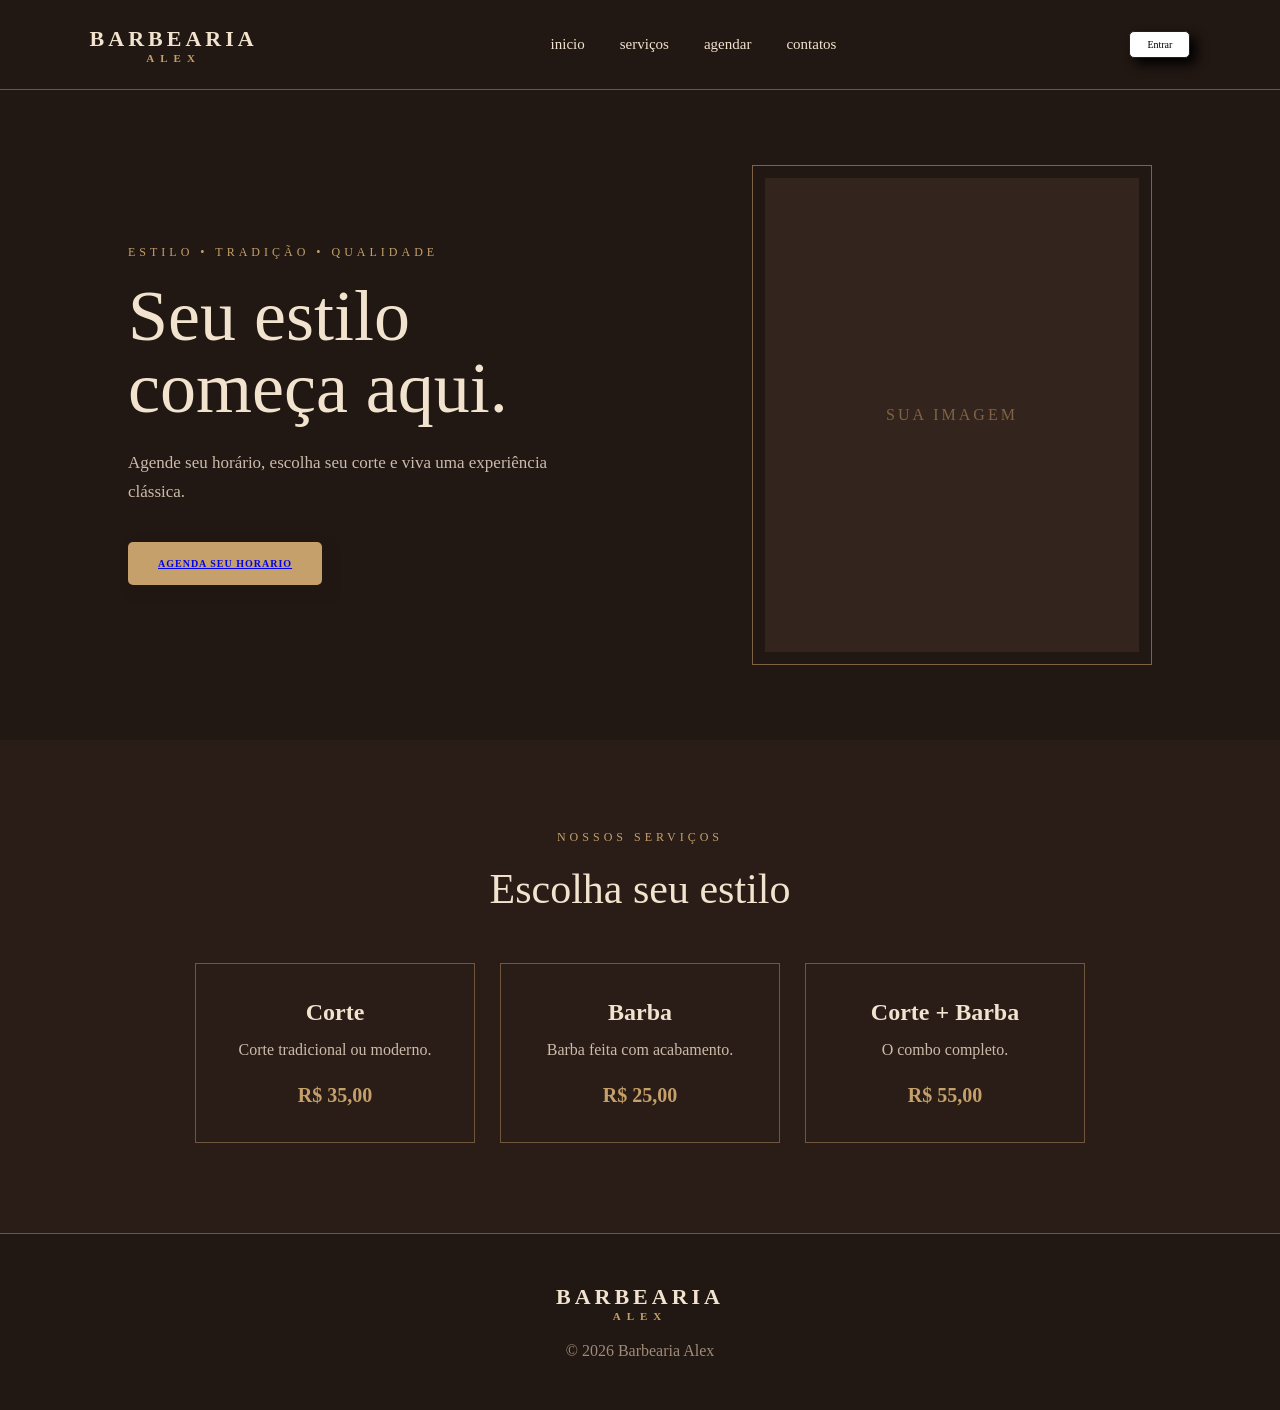
<file: index.html>
<!DOCTYPE html>
<html lang="pt-br">
<head>
    <meta charset="UTF-8">
    <meta name="viewport" content="width=device-width, initial-scale=1.0">
    <link rel="stylesheet" href="css/style.css">
    <title>barbearia teste</title>
</head>
<body>
    <header class="cabecalho">
        <div class="logo">
            BARBEARIA
            <span>ALEX</span>
        </div>

        <nav>
            <a href="index.html">inicio</a>
            <a href="pages/servicos.html">serviços</a>
            <a href="pages/agendar.html">agendar</agendar></a>
            <a href="#">contatos</a>
        </nav>
        
        <a href="pages/login.html">
          <button class="btn-entrar">
            Entrar
          </button>
        </a>
    </header>

    <main>
        <section class="hero">
            <div class="hero-texto">
               <p class="subtitulo">
                ESTILO • TRADIÇÃO • QUALIDADE
               </p> 

               <h1>
                   Seu estilo<br>
                   começa aqui.
               </h1>

               <p class="descricao">
                Agende seu horário, escolha seu corte e viva uma experiência clássica.
               </p>

               <button class="btn-agendar">

                  <a href="pages/agendar.html"> AGENDA SEU HORARIO </a>
                  
               </button>

            </div>

            <div class="hero-imagem">

                <div class="imagem-placeholder">

                    SUA IMAGEM

                </div>

            </div>

        </section>

        <section class="servicos">

            <p class="subtitulo">NOSSOS SERVIÇOS</p>

            <h2>
                Escolha seu estilo
            </h2>

            <div class="cards">
                
                <div class="card">
                    <h3>Corte</h3>
                    <p>Corte tradicional ou moderno.</p>
                    <strong>R$ 35,00</strong>
                </div>

                <div class="card">
                    <h3>Barba</h3>
                    <p>Barba feita com acabamento.</p>
                    <strong> R$ 25,00</strong>
                </div>

                <div class="card">
                    <h3>Corte + Barba</h3>
                    <p>O combo completo.</p>
                    <strong> R$ 55,00</strong>
                </div>

            </div>

        </section>

    </main>

    <footer>
        <div class="logo">
            BARBEARIA
            <span>ALEX</span>
        </div>

        <p>
            © 2026 Barbearia Alex
        </p>

    </footer>
    <script src="js/script.js"></script>
</body>
</html>
</file>
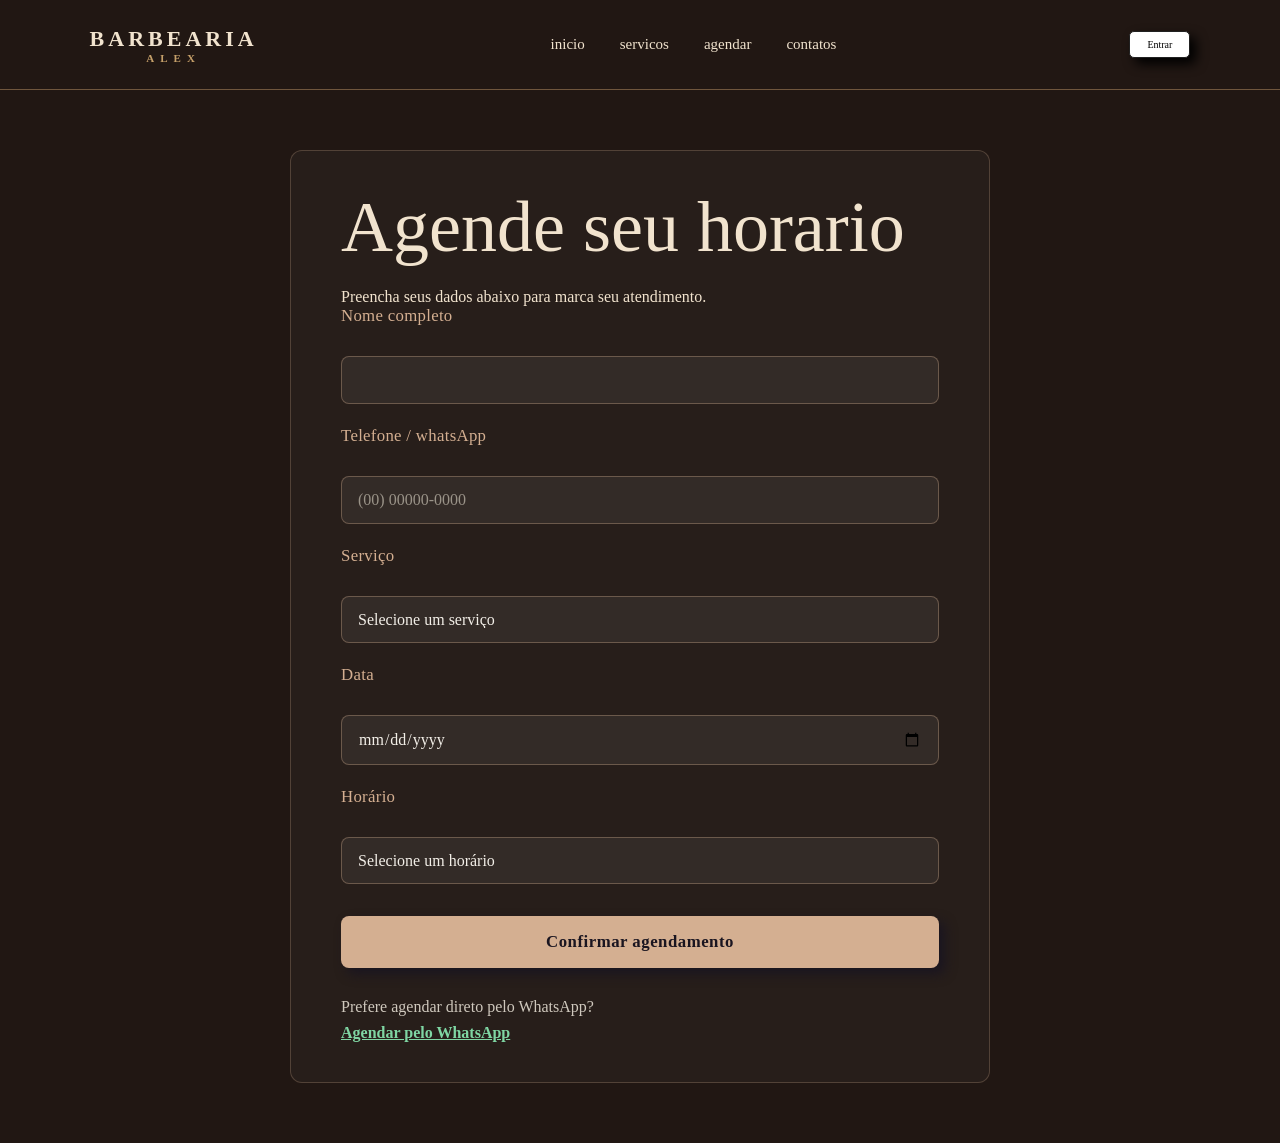
<file: agendar.html>
<!DOCTYPE html>
<html lang="pt-br">
<head>
    <meta charset="UTF-8">
    <meta name="viewport" content="width=device-width, initial-scale=1.0">
    <link rel="stylesheet" href="css/style.css">
    <link rel="stylesheet" href="css/agendar.css">
    <title>Document</title>
</head>
<body>
    <header class="cabecalho">
        <div class="logo">
            BARBEARIA
            <span>ALEX</span>
        </div>

        <nav>
            <a href="index.html">inicio</a>
            <a href="servicos.html">servicos</a>
            <a href="agendar.html">agendar</a>
            <a href="#">contatos</a>
        </nav>
       <a href="login.html">
        <button class="btn-entrar">
            Entrar
        </button>
       </a>
    </header>

    <main>
        <section class="agendamento">
            <h1> 
                Agende seu horario
            </h1>
            <p>Preencha seus dados abaixo para marca seu atendimento.</p>

            <form id="form-agendar">
                <label for="nome">Nome completo</label>
                <input type="text"id="nome" name="nome" required>

                <label for="telefone">Telefone / whatsApp</label>
                <input type="tel" id="telefone" name="telefone" placeholder="(00) 00000-0000" required>

                <label for="servicos">Serviço</label>
                <select id="servicos" name="servico" required>

                    <option value="">
                        Selecione um serviço
                    </option>

                    <option value="corte">Corte</option>

                     <option value="barba">Barba</option>

                     <option value="corte-barba">Corte + Barba </option>

                     <option value="sobrancelha">Sobrancelha</option>

                     <option value="corte-sobrancelha">Corte + sobrancelha</option>

                </select>

                <label for="data">Data</label>
                <input type="date" id="data" name="data" required>

                <label for="horario">Horário</label>
                <select id="horario" name="horario" required>
                     
                    <option value="">
                        Selecione um horário
                    </option>

                    <option value="09:00">09:00</option>

                    <option value="10:00">10:00</option>

                    <option value="11:00">11:00</option>

                    <option value="13:00">13:00</option>

                    <option value="14:00">14:00</option>

                    <option value="15:00">15:00</option>

                    <option value="16:00">16:00</option>

                    <option value="17:00">17:00</option>

                    <option value="18:00">18:00</option>

                    <option value="19:00">19:00</option>
                </select>

                <button type="submit" class="btn-agendar">Confirmar agendamento</button>
            </form>

            <div id="mensagem-confirmacao" class="escondido">
                <p>
                    ✅ Agendamento recebido!
                    Entraremos em contato para confirmar.
                </p>
            </div>

            <div class="whatsapp-agendar">
                <p>
                    Prefere agendar direto pelo WhatsApp?
                </p>

                <a href="#" terget="_blank">
                    Agendar pelo WhatsApp
                </a>
            </div>

        </section>
    </main>

    
</body>
</html>
</file>
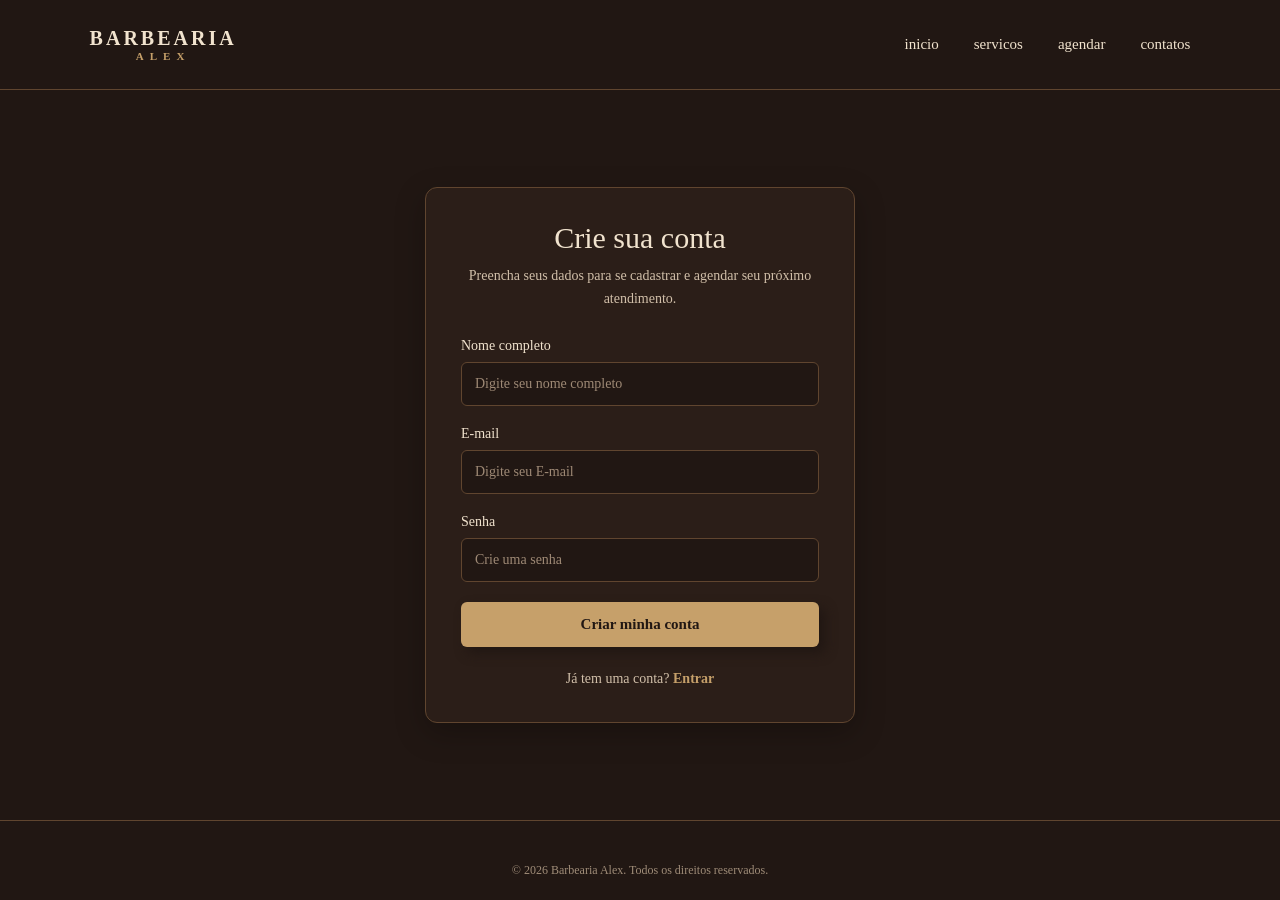
<file: cadastro.html>
<!DOCTYPE html>
<html lang="pt-br">
<head>
    <meta charset="UTF-8">
    <meta name="viewport" content="width=device-width, initial-scale=1.0">
    <link rel="stylesheet" href="css/style.css">
    <link rel="stylesheet" href="css/cadastro.css">
    <title>Document</title>
</head>
<body>
    <header class="cabecalho">
        <div class="logo">
            BARBEARIA
            <span>ALEX</span>
        </div>

        <nav>
            <a href="index.html">inicio</a>
            <a href="servicos.html">servicos</a>
            <a href="agendar.html">agendar</a>
            <a href="#">contatos</a>
        </nav>

    </header>

    <main class="container-cadastro">
        <section class="formulario-cadastro">
            <h1>Crie sua conta</h1>
            <p class="descricao"> Preencha seus dados para se cadastrar
                e agendar seu próximo atendimento.</p>

    <form action="#" method="post">
        <div class="campo">

            <label for="nome">Nome completo</label>
            <input type="text" id="nome" placeholder="Digite seu nome completo" autocomplete="name" required>

        </div>

        <div class="campo">

            <label for="email">E-mail</label>
            <input type="email" id="email" placeholder="Digite seu E-mail" autocomplete="email" required>
        </div>

        <div class="campo">
            <label for="senha">Senha</label>
            <input type="password" id="senha" name="senha" placeholder="Crie uma senha" autocomplete="new-password" minlength="8" required>
        </div>

        <button type="submit" class="btn-cadastro">
            Criar minha conta
        </button>
    </form>

      <p class="login">
        Já tem uma conta?
        <a href="login.html">Entrar</a>
      </p>
        </section>
    </main>
     <footer id="contato" class="rodape">
        <p>&copy; 2026 Barbearia Alex. Todos os direitos reservados.</p>
    </footer>
</body>
</html>
</file>
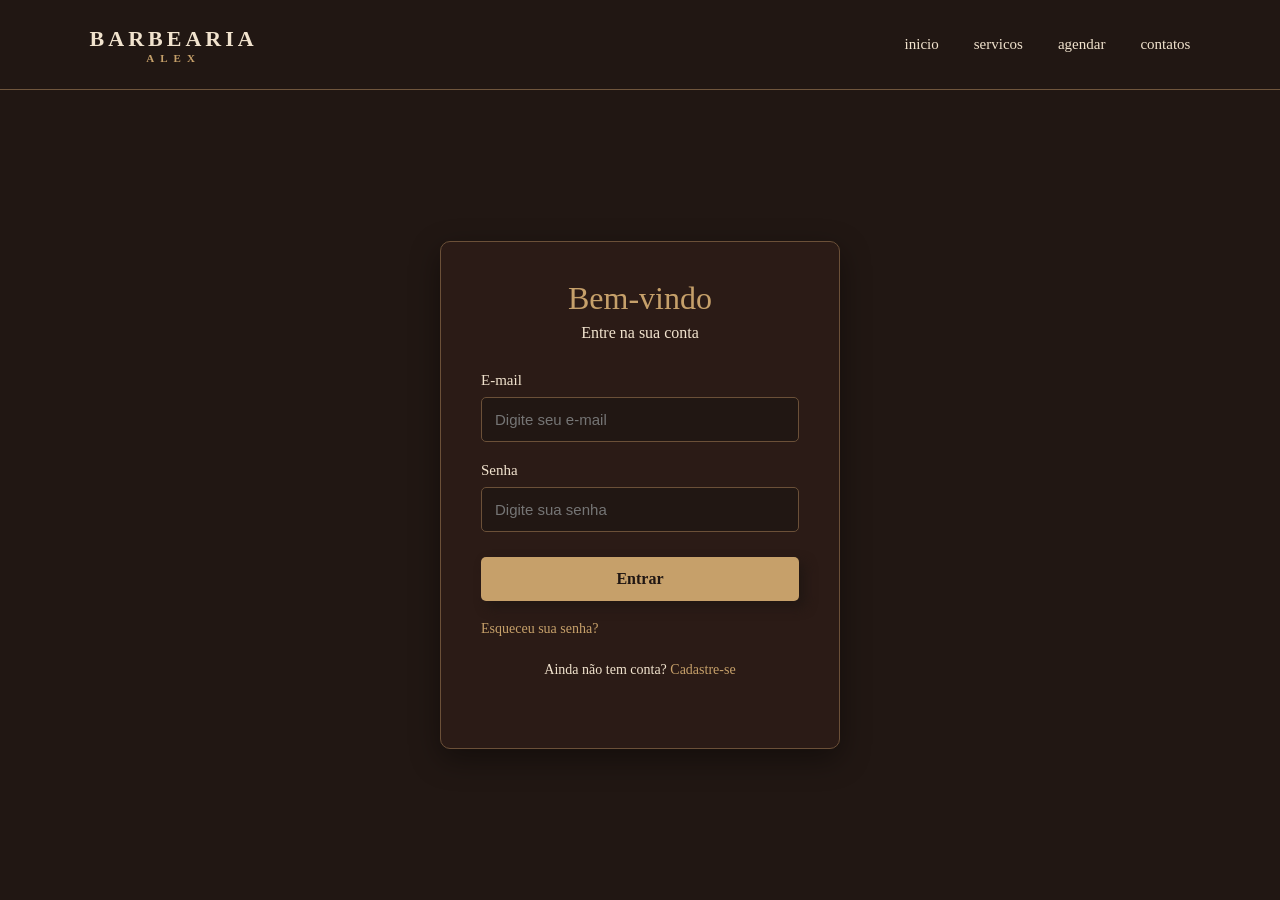
<file: login.html>
<!DOCTYPE html>
<html lang="pt-br">
<head>
    <meta charset="UTF-8">
    <meta name="viewport" content="width=device-width, initial-scale=1.0">
    <link rel="stylesheet" href="css/style.css">
    <link rel="stylesheet" href="css/login.css">
    <title>Document</title>
</head>
<body>
    <header class="cabecalho">
        <div class="logo">
            BARBEARIA
            <span>ALEX</span>
        </div>

        <nav>
            <a href="index.html">inicio</a>
            <a href="servicos.html">servicos</a>
            <a href="agendar.html">agendar</a>
            <a href="#">contatos</a>
        </nav>

    </header>

    <main>
        <section class="login">
            <div class="login-caixa">
                <h1>
                    Bem-vindo
                </h1>

                <p>Entre na sua conta</p>

                <form>

                    <label for="email">
                        E-mail
                    </label>

                    <input type="email" id="email" placeholder="Digite seu e-mail">

                    <label for="senha">
                        Senha
                    </label>

                    <input type="password" id="senha" placeholder="Digite sua senha">

                    <button type="submit">
                        Entrar
                    </button>

                    <a href="recuperar_senha.html">
                        Esqueceu sua senha?
                    </a>

                    <p>
                        Ainda não tem conta?
                    

                     <a href="cadastro.html">
                        Cadastre-se
                     </a>

                    </p>

                </form>

            </div>

        </section>

    </main>
    
</body>
</html>
</file>
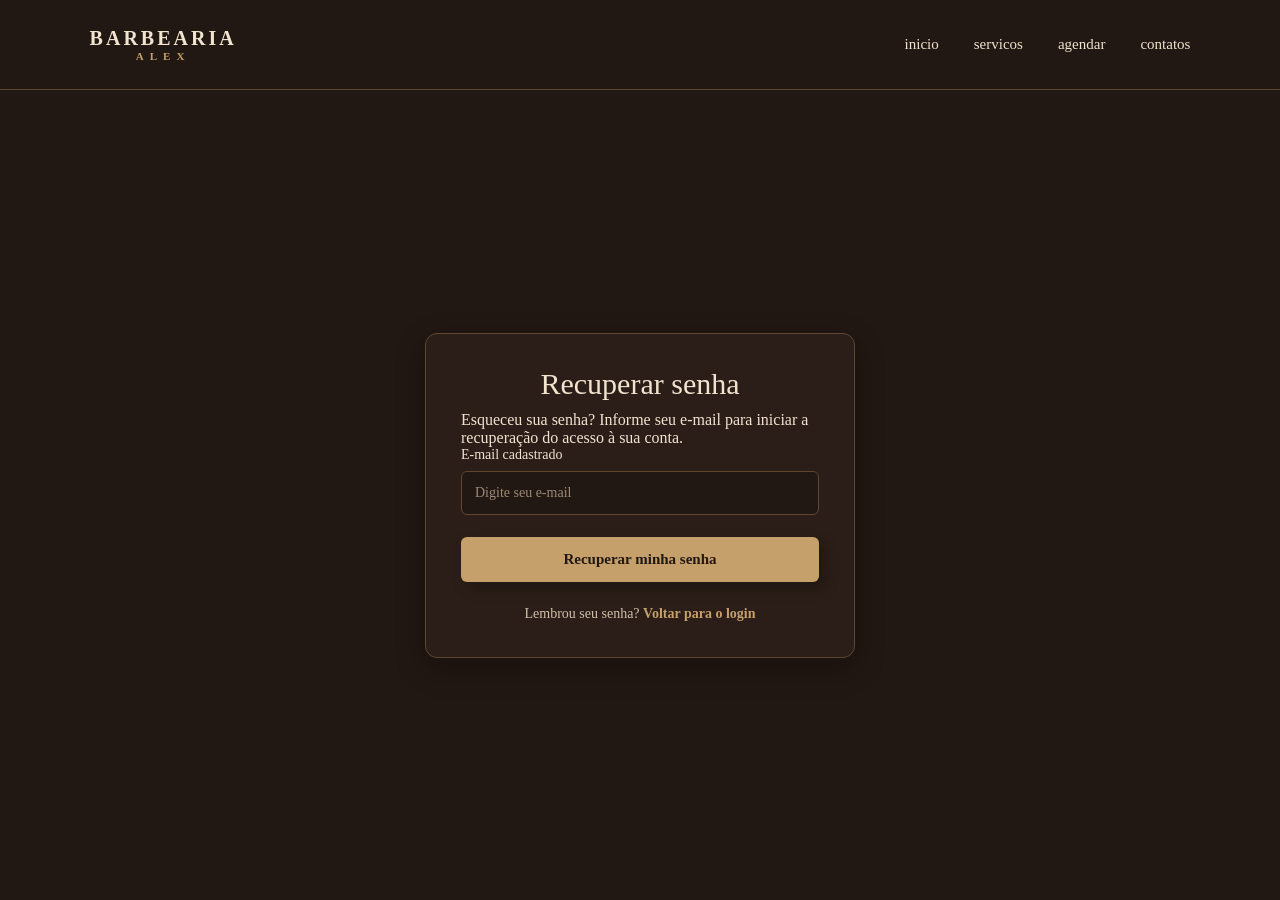
<file: recuperar_senha.html>
<!DOCTYPE html>
<html lang="pt-br">
<head>
    <meta charset="UTF-8">
    <meta name="viewport" content="width=device-width, initial-scale=1.0">
    <link rel="stylesheet" href="css/style.css">
    <link rel="stylesheet" href="css/recuperar-senha.css">
    <title>Document</title>
</head>
<body>
    <header class="cabecalho">
        <div class="logo">
            BARBEARIA
            <span>ALEX</span>
        </div>

        <nav>
            <a href="index.html">inicio</a>
            <a href="servicos.html">servicos</a>
            <a href="agendar.html">agendar</a>
            <a href="#">contatos</a>
        </nav>

    </header>

    <main class="container-recuperar-senha">

        <section class="formulario-recuperar-senha">
            <h1>Recuperar senha</h1>
            <p>
                Esqueceu sua senha? Informe seu e-mail para iniciar a recuperação do acesso à sua conta.
            </p>

            <form id="form-recuperar-senha" action="#" method="post">
                <div class="campo-recuperar-senha">

                    <label for="email">E-mail cadastrado</label>

                    <input type="email" id="email" name="email" placeholder="Digite seu e-mail" autocomplete="email" required>
                </div>

                <button type="submit" class="btn-recuperar-senha">
                    Recuperar minha senha
                </button>
            </form>

            <p class="voltar-login">
                Lembrou seu senha?
                <a href="login.html">Voltar para o login</a>
            </p>

        </section>
        
    </main>
    
</body>
</html>
</file>
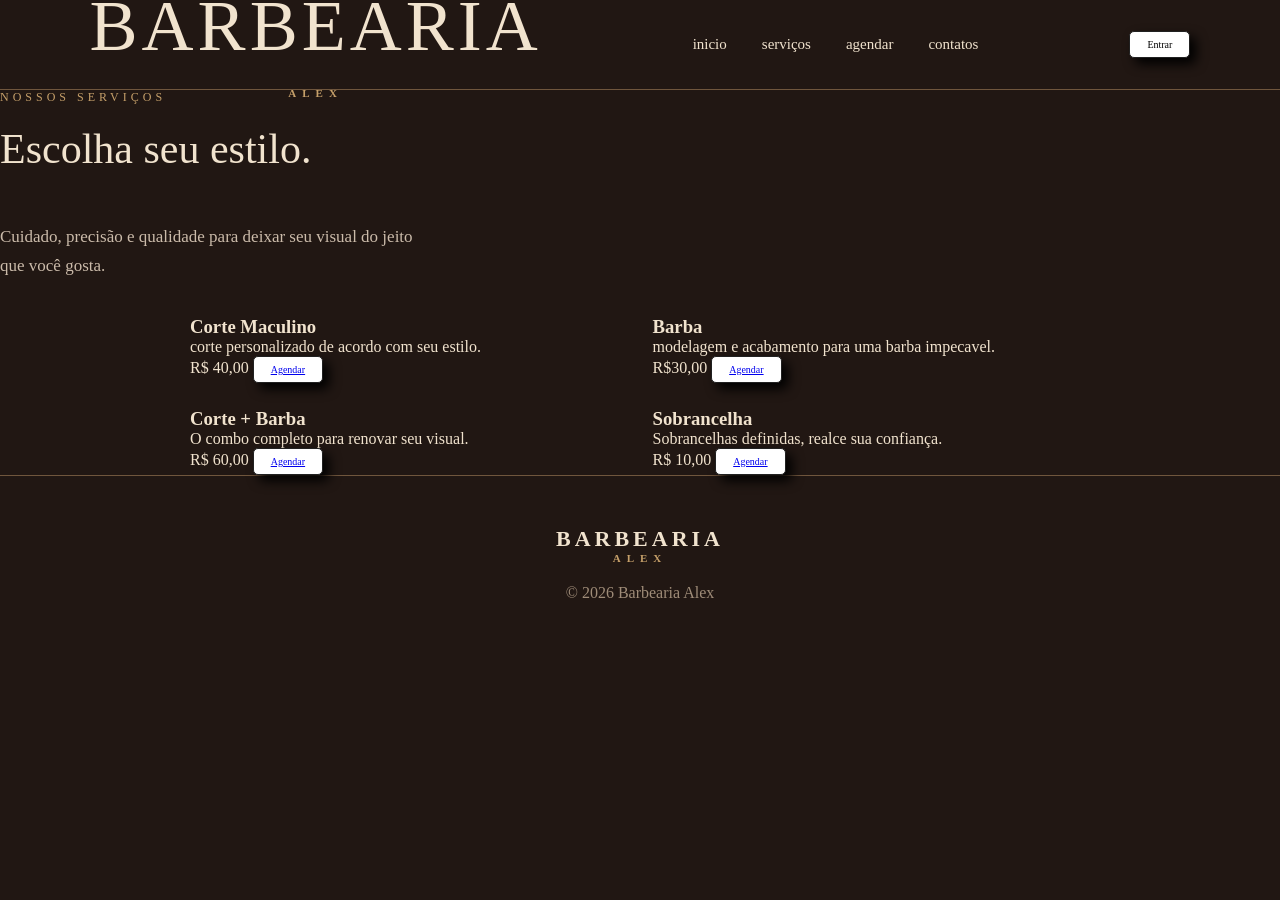
<file: servicos.html>
<!DOCTYPE html>
<html lang="pt-br">
<head>
    <meta charset="UTF-8">
    <meta name="viewport" content="width=device-width, initial-scale=1.0">
    <title>Document</title>
    <link rel="stylesheet" href="css/style.css">
    <link rel="stylesheet" href="css/servicos.css">

</head>
<body>
    <header class="cabecalho">
        <div class="logo">
            <h1>BARBEARIA</h1>
            <span>ALEX</span>
        </div>

        <nav>
            <a href="index.html">inicio</a>

            <a href="servicos.html">serviços</a>

            <a href="agendar.html">agendar</a>
            <a href="#">contatos</a>
        </nav>
        
        <a href="login.html">
         <button class="botao-entrar">Entrar</button>
        </a> 
        
    </header>

    <main>
        <section class="serviços">
            <p class="subtitulo">NOSSOS SERVIÇOS</p>

            <h2>Escolha seu estilo.</h2>

            <p class="descricao"> Cuidado, precisão e qualidade para deixar seu visual do jeito que você gosta.
            </p>

            <div class="lista-servicos">

                <div class="card-servicos">
                    <h3>Corte Maculino</h3>

                    <p>
                        corte personalizado de acordo com seu estilo.
                    </p>

                    <span> R$ 40,00 </span>

                    <button> <a href="agendar.html">Agendar</a> </button>
                </div>

                <div class="card-servicos">
                    <h3>Barba</h3>

                    <p>
                        modelagem e acabamento para uma barba impecavel.
                    </p>

                    <span> R$30,00 </span>

                    <button> <a href="agendar.html">Agendar</a> </button>
                </div>

                <div class="card-servicos"> 
                    <h3> Corte + Barba</h3>

                    <p>
                        O combo completo para renovar seu visual.
                    </p>

                    <span> R$ 60,00</span>

                    <button> <a href="agendar.html">Agendar</a> </button>
                    
                </div>

                <div class="card-servicos">
                    <h3>Sobrancelha</h3>

                    <p>
                        Sobrancelhas definidas, realce sua confiança.
                    </p>

                    <span> R$ 10,00 </span>

                    <button> <a href="agendar.html">Agendar</a> </button>
                </div>

            </div>
            
        </section>
    </main>

     <footer>
        <div class="logo">
            BARBEARIA
            <span>ALEX</span>
        </div>

        <p>
            © 2026 Barbearia Alex
        </p>

    </footer>

</body>
</html>
</file>
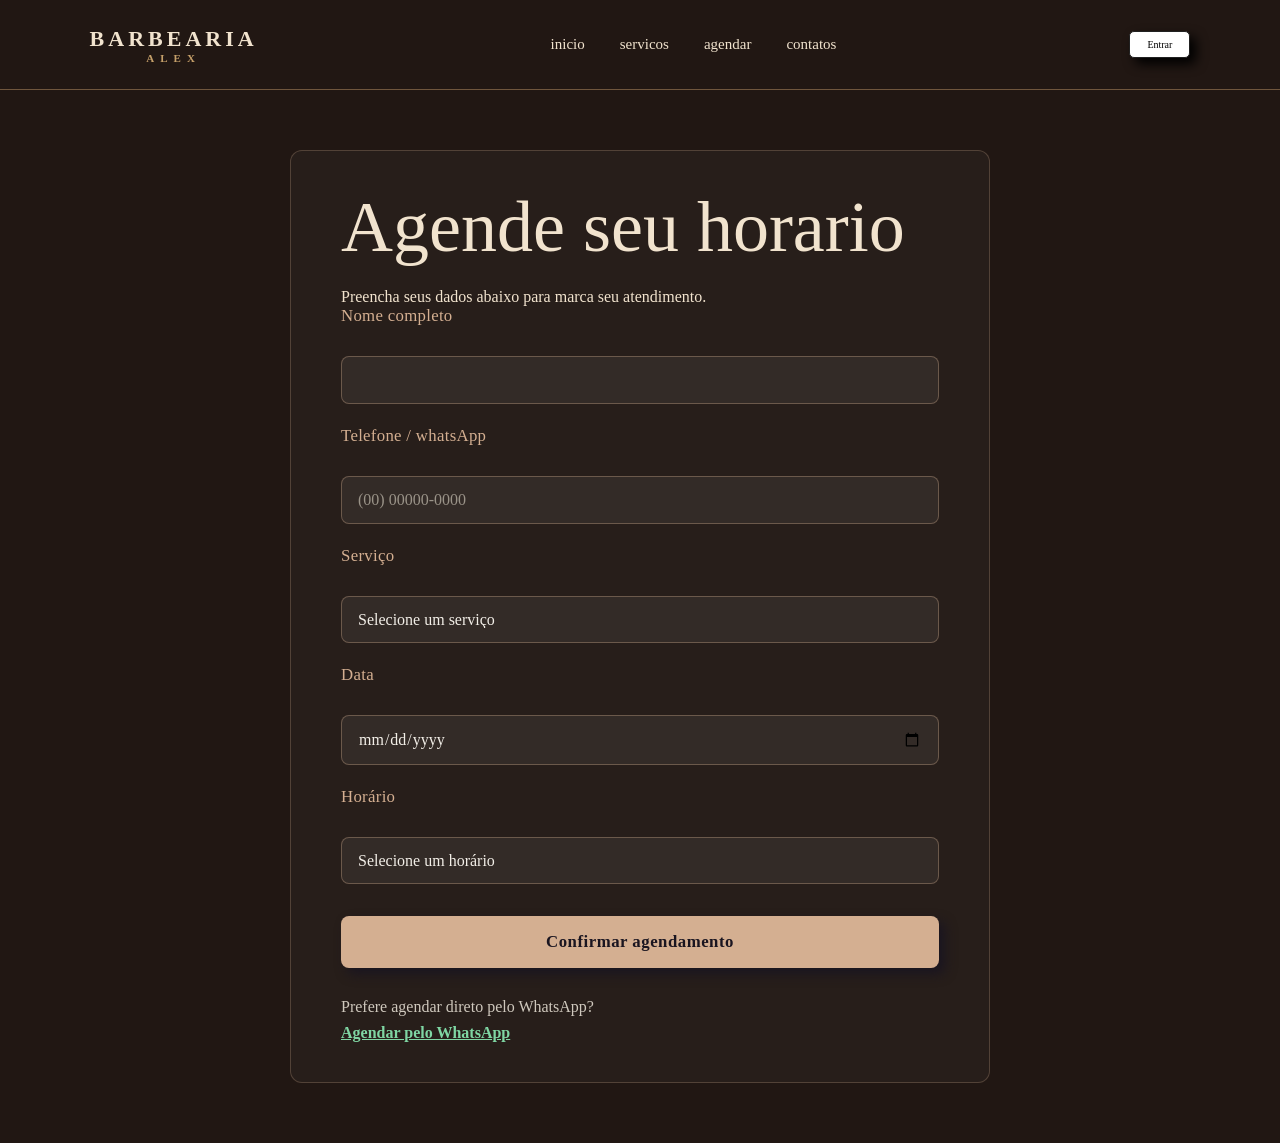
<file: pages/agendar.html>
<!DOCTYPE html>
<html lang="pt-br">
<head>
    <meta charset="UTF-8">
    <meta name="viewport" content="width=device-width, initial-scale=1.0">
    <link rel="stylesheet" href="../css/style.css">
    <link rel="stylesheet" href="../css/agendar.css">
    <title>Document</title>
</head>
<body>
    <header class="cabecalho">
        <div class="logo">
            BARBEARIA
            <span>ALEX</span>
        </div>

        <nav>
            <a href="../index.html">inicio</a>
            <a href="servicos.html">servicos</a>
            <a href="agendar.html">agendar</a>
            <a href="#">contatos</a>
        </nav>
       <a href="login.html">
        <button class="btn-entrar">
            Entrar
        </button>
       </a>
    </header>

    <main>
        <section class="agendamento">
            <h1> 
                Agende seu horario
            </h1>
            <p>Preencha seus dados abaixo para marca seu atendimento.</p>

            <form id="form-agendar">
                <label for="nome">Nome completo</label>
                <input type="text"id="nome" name="nome" required>

                <label for="telefone">Telefone / whatsApp</label>
                <input type="tel" id="telefone" name="telefone" placeholder="(00) 00000-0000" required>

                <label for="servicos">Serviço</label>
                <select id="servicos" name="servico" required>

                    <option value="">
                        Selecione um serviço
                    </option>

                    <option value="corte">Corte</option>

                     <option value="barba">Barba</option>

                     <option value="corte-barba">Corte + Barba </option>

                     <option value="sobrancelha">Sobrancelha</option>

                     <option value="corte-sobrancelha">Corte + sobrancelha</option>

                </select>

                <label for="data">Data</label>
                <input type="date" id="data" name="data" required>

                <label for="horario">Horário</label>
                <select id="horario" name="horario" required>
                     
                    <option value="">
                        Selecione um horário
                    </option>

                    <option value="09:00">09:00</option>

                    <option value="10:00">10:00</option>

                    <option value="11:00">11:00</option>

                    <option value="13:00">13:00</option>

                    <option value="14:00">14:00</option>

                    <option value="15:00">15:00</option>

                    <option value="16:00">16:00</option>

                    <option value="17:00">17:00</option>

                    <option value="18:00">18:00</option>

                    <option value="19:00">19:00</option>
                </select>

                <button type="submit" class="btn-agendar">Confirmar agendamento</button>
            </form>

            <div id="mensagem-confirmacao" class="escondido">
                <p>
                    ✅ Agendamento recebido!
                    Entraremos em contato para confirmar.
                </p>
            </div>

            <div class="whatsapp-agendar">
                <p>
                    Prefere agendar direto pelo WhatsApp?
                </p>

                <a href="#" terget="_blank">
                    Agendar pelo WhatsApp
                </a>
            </div>

        </section>
    </main>

    
</body>
</html>
</file>
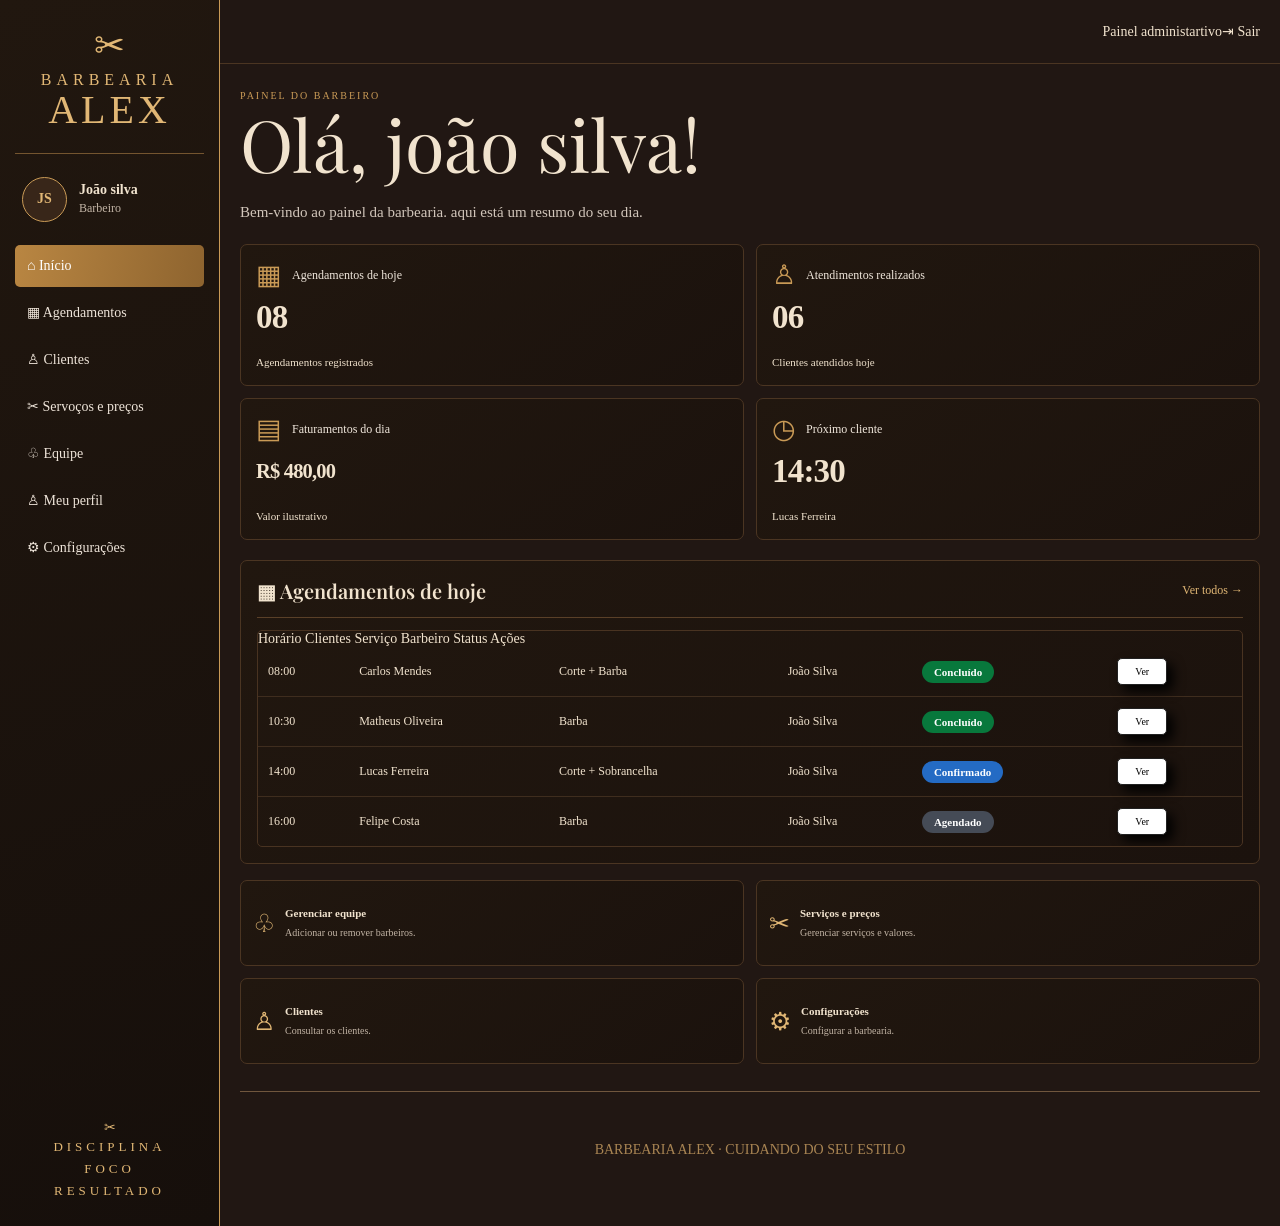
<file: pages/barbeiro.html>
<!DOCTYPE html>
<html lang="pt-br">
<head>
    <meta charset="UTF-8">
    <meta name="viewport" content="width=device-width, initial-scale=1.0">
    <link rel="stylesheet" href="../css/barbeiro.css">
    <link rel="stylesheet" href="../css/style.css">
    <title>painel do barbeiro</title>
</head>
<body>
    <div class="layout">

        <aside class="sidebar">
            <a href="barbeiro.html" class="brand">
                <span class="brand-icon">✂</span>

                <span class="brand-small">BARBEARIA</span>

                <span class="brand-name">ALEX</span>
            </a>

            <div class="profile">
                <div class="avatar">JS</div>

                <div class="profile-info">
                    <strong id="nomeUsuario">João silva</strong>

                    <span>Barbeiro</span>
                </div>
            </div>

            <nav class="navigation">

                <a href="#inicio" class="nav-link active">⌂ Início </a>

                <a href="#agendamentos" class="nav-link">▦ Agendamentos</a>

                <a href="#clientes" class="nav-link">♙ Clientes</a>

                <a href="#servicos" class="nav-link">✂ Servoços e preços</a>

                <a href="#equipe" class="nav-link">♧ Equipe</a>

                <a href="#perfil" class="nav-link">♙ Meu perfil</a>

                <a href="#configuracoes" class="nav-link">⚙ Configurações</a>
            </nav>

            <div class="sidebar-footer">
                <span>✂</span>
                <p>DISCIPLINA<br>FOCO<br>RESULTADO</p>
            </div>
        </aside>

        <main class="main-content" id="inicio">

            <header class="topbar">
                <span class="topbar-title">Painel administartivo</span>

                <a href="login.html" class="logout">⇥ Sair</a>

            </header>

            <section class="welcome">

                <p class="eyebrow">PAINEL DO BARBEIRO</p>

                <h1>
                    Olá, <span id="nomeUsuario"></span>joão silva!
                </h1>

                <p>Bem-vindo ao painel da barbearia. aqui está um resumo do seu dia.</p>
            </section>

            <section class="stats-grid">

                <article class="stat-card">

                    <div class="stat-heading">
                        <span class="stat-icon">▦</span>
                        Agendamentos de hoje
                    </div>

                    <strong>08</strong>

                    <small>Agendamentos registrados</small>

                </article>

                <article class="stat-card">
                    <div class="stat-heading">
                        <span class="stat-icon">♙</span>
                        Atendimentos realizados
                    </div>

                    <strong>06</strong>

                    <small>Clientes atendidos hoje</small>
                </article>

                <article class="stat-card">
                    <div class="stat-heading">
                        <span class="stat-icon">▤</span>
                        Faturamentos do dia
                    </div>

                     <strong class="money">R$ 480,00</strong>

                     <small>Valor ilustrativo</small>

                </article>

                <article class="stat-card">

                    <div class="stat-heading">
                        <span class="stat-icon">◷</span>
                        Próximo cliente
                    </div>

                    <strong>14:30</strong>

                    <small>Lucas Ferreira</small>
                </article>
        
            </section>

            <section class="panel" id="agendamentos">

                <div class="panel-heading">
                    <h2>
                        ▦ Agendamentos de hoje
                    </h2>

                    <a href="#agendamentos">Ver todos → </a>
                </div>

                <div class="table-wrap">
                    <table>
                        <thead>
                            <tr>
                                <tr>Horário</tr>

                                <tr>
                                    Clientes
                                </tr>

                                <tr>
                                    Serviço
                                </tr>

                                <tr>
                                    Barbeiro
                                </tr>

                                <tr>
                                    Status
                                </tr>

                                <tr>
                                    Ações
                                </tr>
                            </tr>
                        </thead>

                        <tbody>

                            <tr>
                                <td>
                                    08:00
                                </td>

                                <td>
                                    Carlos Mendes
                                </td>

                                <td>
                                    Corte + Barba 
                                </td>

                                <td>
                                    João Silva 
                                </td>

                                <td>
                                    <span class="status done">
                                        Concluído
                                    </span>
                                </td>

                                <td>
                                    <button type="button">
                                        Ver
                                    </button>
                                </td>
                            </tr>

                            <tr>

                                <td>
                                    10:30
                                </td>

                                <td>
                                    Matheus Oliveira
                                </td>

                                <td>
                                    Barba 
                                </td>

                                <td>
                                    João Silva 
                                </td>

                                <td>
                                    <span class="status done">
                                        Concluído
                                    </span>
                                </td>

                                <td>
                                    <button type="button">
                                        Ver
                                    </button>
                                </td>
                            </tr>

                            <tr>
                                <td>
                                    14:00
                                </td>

                                <td>
                                    Lucas Ferreira
                                </td>

                                <td>
                                    Corte + Sobrancelha
                                </td>

                                <td>
                                    João Silva
                                </td>

                                <td>
                                    <span class="status confirmed">
                                        Confirmado
                                    </span>
                                </td>

                                <td>
                                    <button type="button">
                                        Ver
                                    </button>
                                </td>
                            </tr>

                            <tr>
                                <td>
                                    16:00
                                </td>

                                <td>
                                    Felipe Costa
                                </td>

                                <td>
                                    Barba 
                                </td>

                                <td>
                                    João Silva 
                                </td>

                                <td>
                                    <span class="status scheduled">
                                        Agendado
                                    </span>
                                </td>

                                <td>
                                    <button type="button">
                                        Ver 
                                    </button>
                                </td>
                            </tr>

                        </tbody>

                    </table>

                </div> 

            </section>

            <section class="quick-cards">

                <a href="#equipe" class="quick-card" id="equipe">

                    <span class="quick-icon">
                        ♧
                    </span>

                    <span>

                        <strong>
                            Gerenciar equipe 
                        </strong>

                        <small>
                            Adicionar ou remover barbeiros.
                        </small>
                    </span>
                </a>

                <a href="#servicos" class="quick-card" id="servicos">
                    <span class="quick-icon">
                        ✂
                    </span>

                    <span>
                        <strong>
                            Serviços e preços
                        </strong>

                        <small>
                            Gerenciar serviços e valores.
                        </small>
                    </span>
                </a>

                <a href="#clientes" class="quick-card" id="clientes">

                    <span class="quick-icon">
                        ♙
                    </span>

                    <span>
                        <strong>
                            Clientes 
                        </strong>

                        <small>
                            Consultar os clientes.
                        </small>
                    </span>
                </a>

                <a href="#configuracoes" class="quick-card" id="configuracoes">

                    <span class="quick-icon">
                        ⚙
                    </span>

                    <span>

                        <strong>
                            Configurações 
                        </strong>

                        <small>
                            Configurar a barbearia.
                        </small>

                    </span>

                </a>

            </section>

            <footer class="page-footer">

                BARBEARIA ALEX · CUIDANDO DO SEU ESTILO
            </footer>


        </main>
    </div>
</body>
</html>
</file>
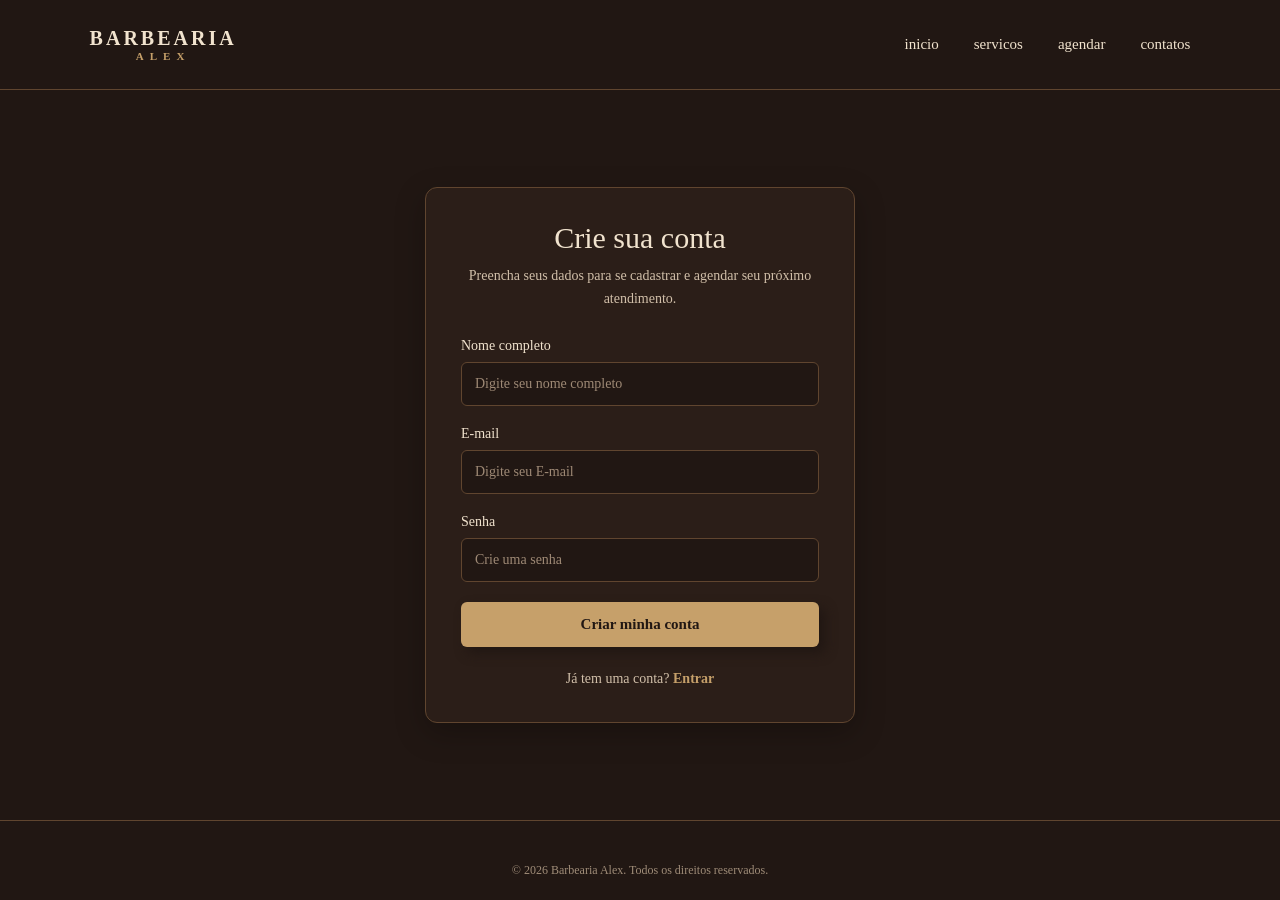
<file: pages/cadastro.html>
<!DOCTYPE html>
<html lang="pt-br">
<head>
    <meta charset="UTF-8">
    <meta name="viewport" content="width=device-width, initial-scale=1.0">
    <link rel="stylesheet" href="../css/style.css">
    <link rel="stylesheet" href="../css/cadastro.css">
    <title>Document</title>
</head>
<body>
    <header class="cabecalho">
        <div class="logo">
            BARBEARIA
            <span>ALEX</span>
        </div>

        <nav>
            <a href="../index.html">inicio</a>
            <a href="servicos.html">servicos</a>
            <a href="agendar.html">agendar</a>
            <a href="#">contatos</a>
        </nav>

    </header>

    <main class="container-cadastro">
        <section class="formulario-cadastro">
            <h1>Crie sua conta</h1>
            <p class="descricao"> Preencha seus dados para se cadastrar
                e agendar seu próximo atendimento.</p>

    <form action="#" method="post">
        <div class="campo">

            <label for="nome">Nome completo</label>
            <input type="text" id="nome" placeholder="Digite seu nome completo" autocomplete="name" required>

        </div>

        <div class="campo">

            <label for="email">E-mail</label>
            <input type="email" id="email" placeholder="Digite seu E-mail" autocomplete="email" required>
        </div>

        <div class="campo">
            <label for="senha">Senha</label>
            <input type="password" id="senha" name="senha" placeholder="Crie uma senha" autocomplete="new-password" minlength="8" required>
        </div>

        <button type="submit" class="btn-cadastro">
            Criar minha conta
        </button>
    </form>

      <p class="login">
        Já tem uma conta?
        <a href="login.html">Entrar</a>
      </p>
        </section>
    </main>
     <footer id="contato" class="rodape">
        <p>&copy; 2026 Barbearia Alex. Todos os direitos reservados.</p>
    </footer>
</body>
</html>
</file>
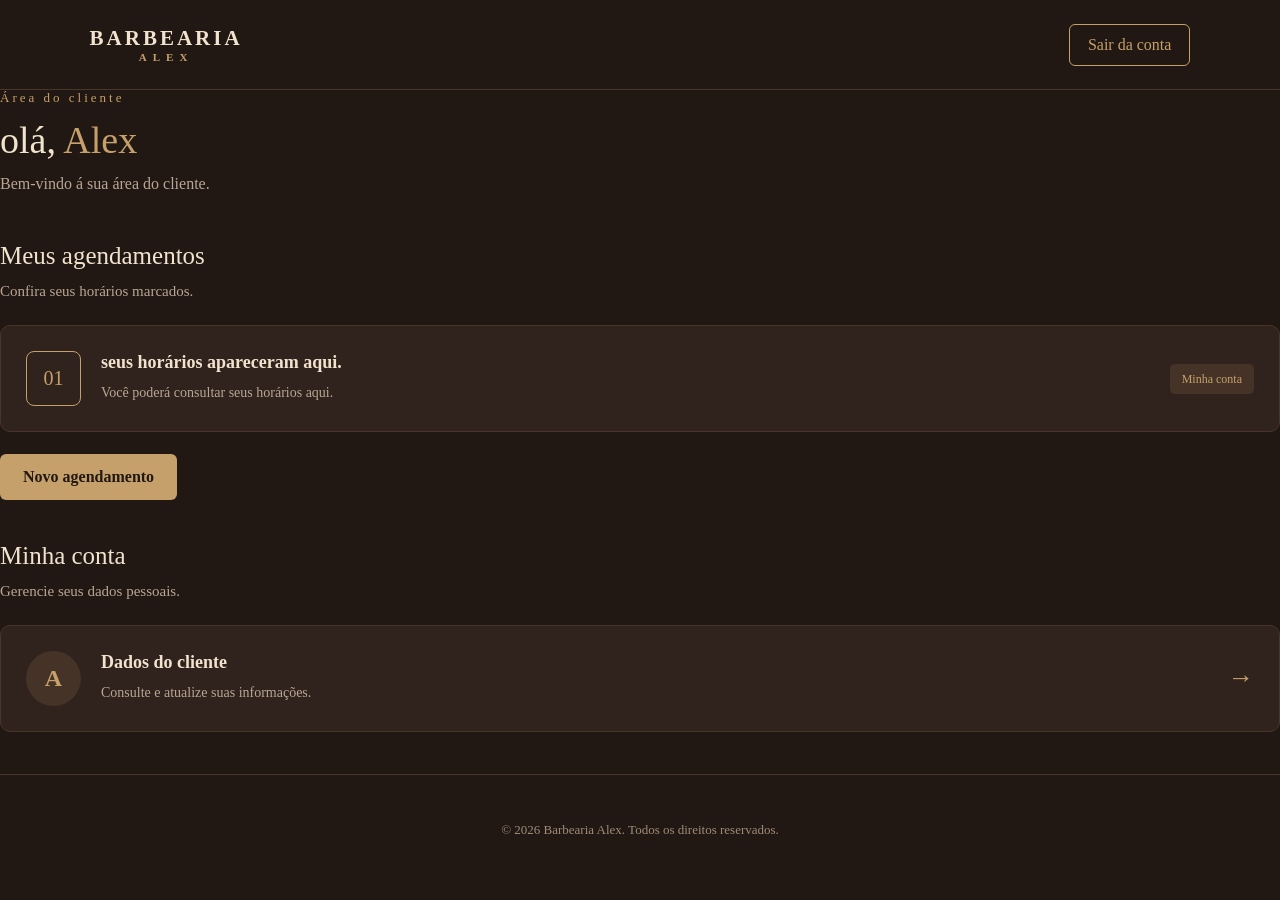
<file: pages/clientes.html>
<!DOCTYPE html>
<html lang="pt-br">
<head>
    <meta charset="UTF-8">
    <meta name="viewport" content="width=device-width, initial-scale=1.0">
    <link rel="stylesheet" href="../css/style.css">
    <link rel="stylesheet" href="../css/clientes.css">
    <title>Document</title>
</head>
<body>
    <header class="cabecalho">
       <a href="../index.html" class="logo">
        BARBEARIA <span>ALEX</span>
       </a>

       <a href="login.html" class="btn-sair">Sair da conta</a>
    </header>

    <main class="container-cliente">
        <section class="boas-vindas">
            <p class="subtitulo">Área do cliente</p>

            <h1>olá, <span>Alex</span></h1>

            <p>Bem-vindo á sua área do cliente.</p>
        </section>

        <section class="secao-agendamentos">
            <div class="titulo-secao">
                <h2>Meus agendamentos</h2>
                <p>Confira seus horários marcados.</p>
            </div>

            <div class="cartao-agendamento">
                <div class="icone">
                    <span>01</span>
                </div>

                <div class="informacoes">
                    <h3>seus horários apareceram aqui.</h3>
                    <p>Você poderá consultar seus horários aqui.</p>
                </div>

                <div>
                    <span class="status">Minha conta</span>
                </div>
            </div>

            <a href="agendar.html" class="btn-principal">
                Novo agendamento
            </a>
        </section>

        <section class="secao-conta">
            <div class="titulo-secao">
                <h2>Minha conta</h2>

                <p>Gerencie seus dados pessoais.</p>
            </div>

            <a href="#" class="cartao-conta">
            <div class="icone-conta">A</div>

              <div class="informacoes">
              <h3>Dados do cliente</h3>
              <p>Consulte e atualize suas informações.</p>
             </div>

    <span class="seta">&rarr;</span>
</a>

        </section>

    </main>
    <footer class="rodape">
        <p>&copy; 2026 Barbearia Alex. Todos os direitos reservados.
        </p>
    </footer>
</body>
</html>
</file>
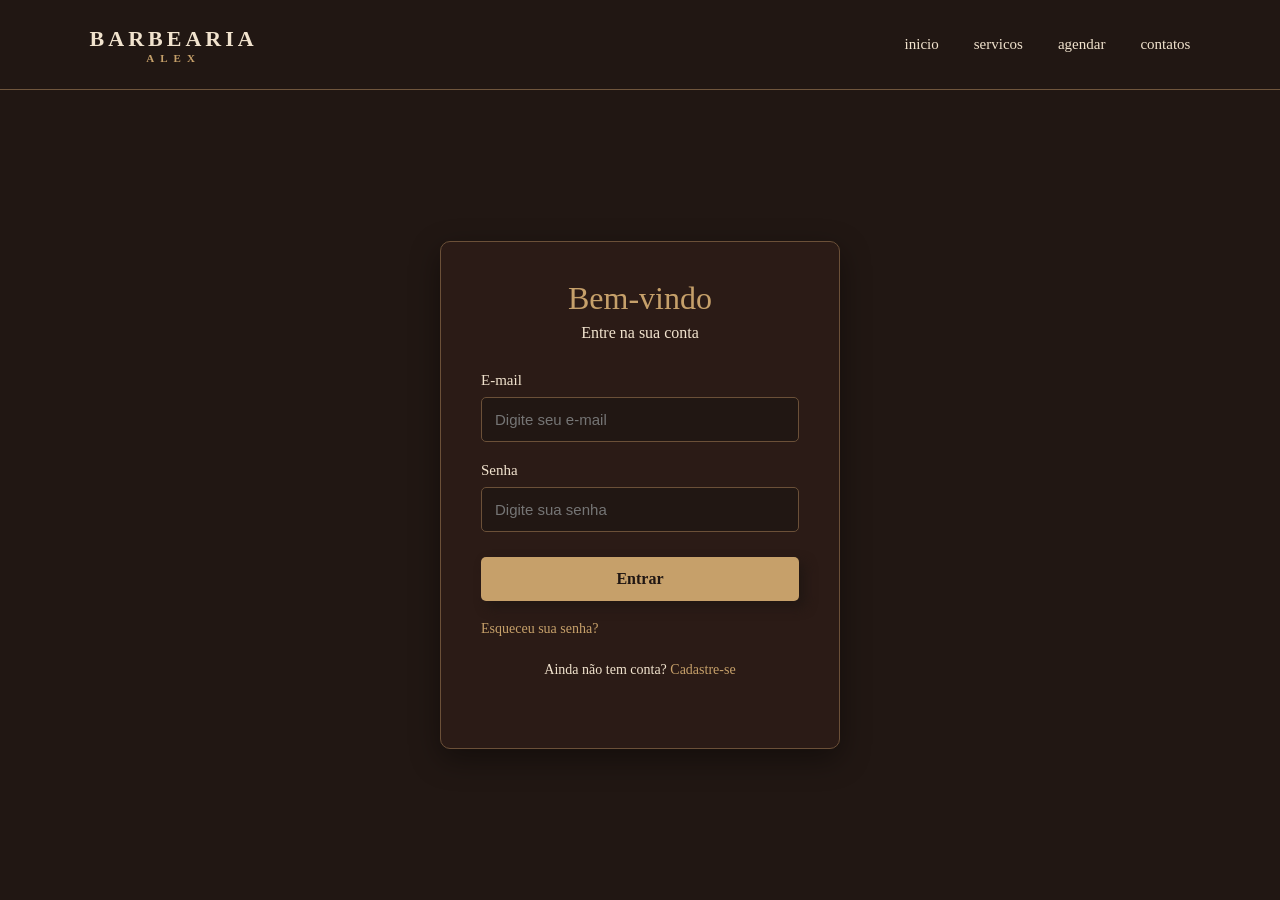
<file: pages/login.html>
<!DOCTYPE html>
<html lang="pt-br">
<head>
    <meta charset="UTF-8">
    <meta name="viewport" content="width=device-width, initial-scale=1.0">
    <link rel="stylesheet" href="../css/style.css">
    <link rel="stylesheet" href="../css/login.css">
    <title>Document</title>
</head>
<body>
    <header class="cabecalho">
        <div class="logo">
            BARBEARIA
            <span>ALEX</span>
        </div>

        <nav>
            <a href="../index.html">inicio</a>
            <a href="servicos.html">servicos</a>
            <a href="agendar.html">agendar</a>
            <a href="#">contatos</a>
        </nav>

    </header>

    <main>
        <section class="login">
            <div class="login-caixa">
                <h1>
                    Bem-vindo
                </h1>

                <p>Entre na sua conta</p>

                <form>

                    <label for="email">
                        E-mail
                    </label>

                    <input type="email" id="email" placeholder="Digite seu e-mail">

                    <label for="senha">
                        Senha
                    </label>

                    <input type="password" id="senha" placeholder="Digite sua senha">

                    <button type="submit">
                        Entrar
                    </button>

                    <a href="recuperar_senha.html">
                        Esqueceu sua senha?
                    </a>

                    <p>
                        Ainda não tem conta?
                    

                     <a href="cadastro.html">
                        Cadastre-se
                     </a>

                    </p>

                </form>

            </div>

        </section>

    </main>
    
</body>
</html>
</file>
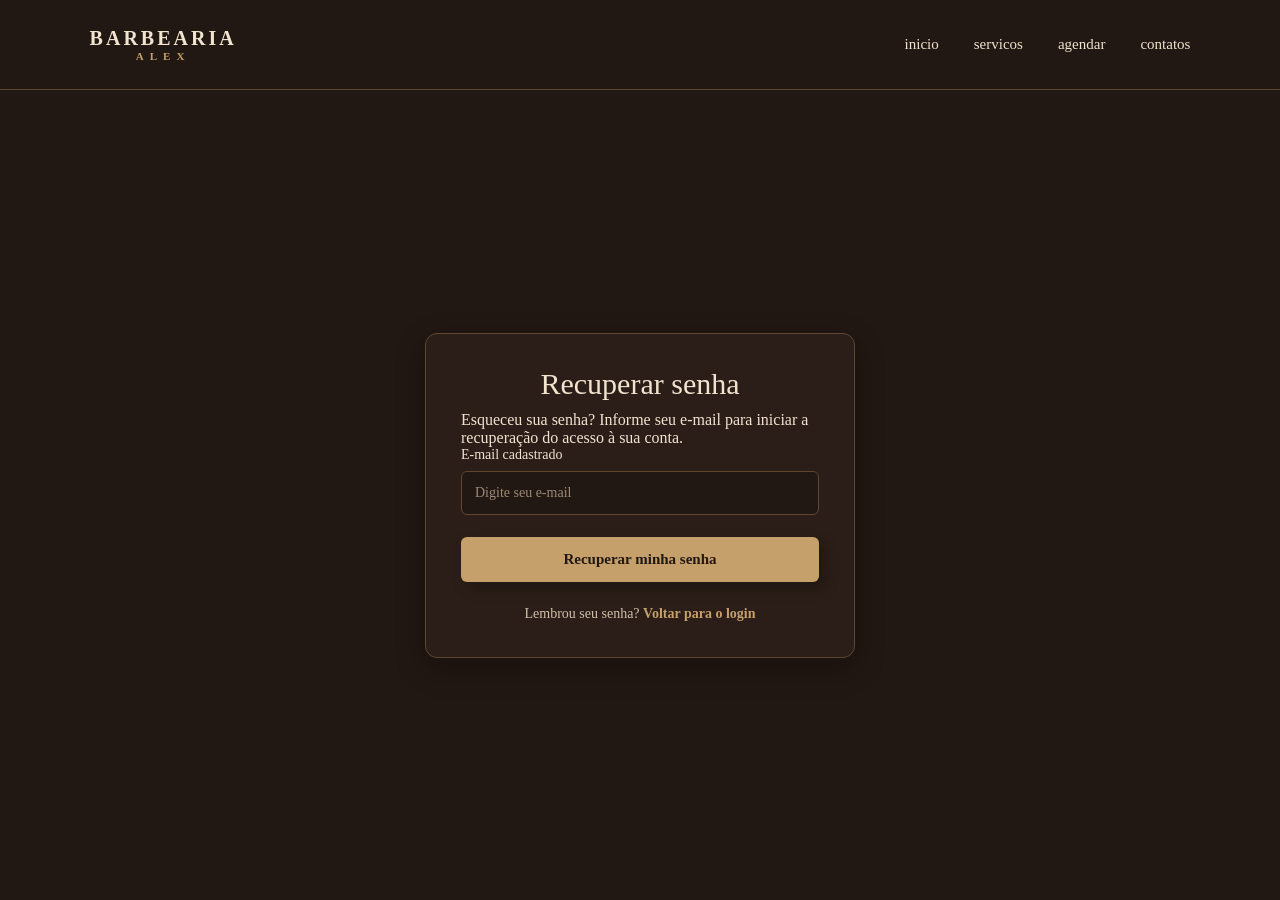
<file: pages/recuperar_senha.html>
<!DOCTYPE html>
<html lang="pt-br">
<head>
    <meta charset="UTF-8">
    <meta name="viewport" content="width=device-width, initial-scale=1.0">
    <link rel="stylesheet" href="../css/style.css">
    <link rel="stylesheet" href="../css/recuperar-senha.css">
    <title>Document</title>
</head>
<body>
    <header class="cabecalho">
        <div class="logo">
            BARBEARIA
            <span>ALEX</span>
        </div>

        <nav>
            <a href="../index.html">inicio</a>
            <a href="servicos.html">servicos</a>
            <a href="agendar.html">agendar</a>
            <a href="#">contatos</a>
        </nav>

    </header>

    <main class="container-recuperar-senha">

        <section class="formulario-recuperar-senha">
            <h1>Recuperar senha</h1>
            <p>
                Esqueceu sua senha? Informe seu e-mail para iniciar a recuperação do acesso à sua conta.
            </p>

            <form id="form-recuperar-senha" action="#" method="post">
                <div class="campo-recuperar-senha">

                    <label for="email">E-mail cadastrado</label>

                    <input type="email" id="email" name="email" placeholder="Digite seu e-mail" autocomplete="email" required>
                </div>

                <button type="submit" class="btn-recuperar-senha">
                    Recuperar minha senha
                </button>
            </form>

            <p class="voltar-login">
                Lembrou seu senha?
                <a href="login.html">Voltar para o login</a>
            </p>

        </section>
        
    </main>
    
</body>
</html>
</file>
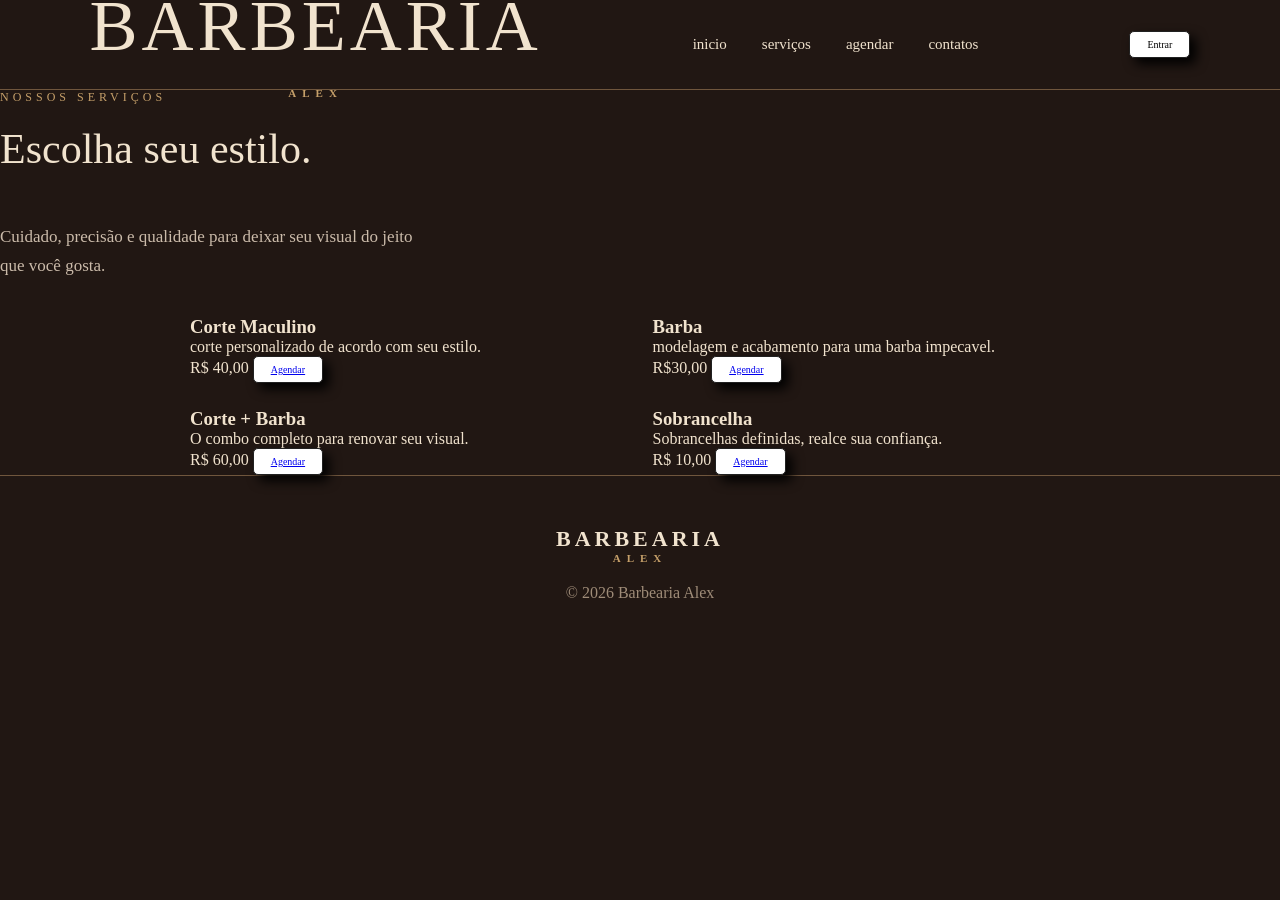
<file: pages/servicos.html>
<!DOCTYPE html>
<html lang="pt-br">
<head>
    <meta charset="UTF-8">
    <meta name="viewport" content="width=device-width, initial-scale=1.0">
    <title>Document</title>
    <link rel="stylesheet" href="../css/style.css">
    <link rel="stylesheet" href="../css/servicos.css">

</head>
<body>
    <header class="cabecalho">
        <div class="logo">
            <h1>BARBEARIA</h1>
            <span>ALEX</span>
        </div>

        <nav>
            <a href="../index.html">inicio</a>

            <a href="servicos.html">serviços</a>

            <a href="agendar.html">agendar</a>
            <a href="#">contatos</a>
        </nav>
        
        <a href="login.html">
         <button class="botao-entrar">Entrar</button>
        </a> 
        
    </header>

    <main>
        <section class="serviços">
            <p class="subtitulo">NOSSOS SERVIÇOS</p>

            <h2>Escolha seu estilo.</h2>

            <p class="descricao"> Cuidado, precisão e qualidade para deixar seu visual do jeito que você gosta.
            </p>

            <div class="lista-servicos">

                <div class="card-servicos">
                    <h3>Corte Maculino</h3>

                    <p>
                        corte personalizado de acordo com seu estilo.
                    </p>

                    <span> R$ 40,00 </span>

                    <button> <a href="pages/agendar.html">Agendar</a> </button>
                </div>

                <div class="card-servicos">
                    <h3>Barba</h3>

                    <p>
                        modelagem e acabamento para uma barba impecavel.
                    </p>

                    <span> R$30,00 </span>

                    <button> <a href="pages/agendar.html">Agendar</a> </button>
                </div>

                <div class="card-servicos"> 
                    <h3> Corte + Barba</h3>

                    <p>
                        O combo completo para renovar seu visual.
                    </p>

                    <span> R$ 60,00</span>

                    <button> <a href="pages/agendar.html">Agendar</a> </button>
                    
                </div>

                <div class="card-servicos">
                    <h3>Sobrancelha</h3>

                    <p>
                        Sobrancelhas definidas, realce sua confiança.
                    </p>

                    <span> R$ 10,00 </span>

                    <button> <a href="pages/agendar.html">Agendar</a> </button>
                </div>

            </div>
            
        </section>
    </main>

     <footer>
        <div class="logo">
            BARBEARIA
            <span>ALEX</span>
        </div>

        <p>
            © 2026 Barbearia Alex
        </p>

    </footer>

</body>
</html>
</file>
<file: css/style.css>
* {
    margin: 0;
    padding: 0;
    box-sizing: border-box;
}

body {
    background-color: #211713;
    color: #f1e3ce;
    font-family: Georgia, serif;
}

.cabecalho {
    height: 90px;
    padding: 0 7%;

    display: flex;
    align-items: center;
    justify-content: space-between;

    border-bottom: 1px solid #70563d;
}

.logo {
    font-size: 22px;
    letter-spacing: 4px;
    font-weight: bold;
}

.logo span {
    display: block;
    font-size: 11px;
    letter-spacing: 6px;
    text-align: center;
    color: #c6a06a;
}

nav {
    display: flex;
    gap: 35px;
}

nav a {
    color: #f1e3ce;
    text-decoration: none;
    font-size: 15px;
}

nav a:hover {
    color: #c6a06a;
}

button {
    color: black;
  padding: 0.7em 1.7em;
  font-size: 10px;
  border-radius: 0.5em;
  background: #fff;
  border: 1px solid #212121;
  transition: all 0.3s;
  box-shadow: 6px 6px 12px;

  font-family: Georgia, serif;
  cursor: pointer;
}

.btn-login {
    background: transparent;
    border: 1px solid #c6a06a;
    color: #c6a06a;

    padding: 11px 25px;
}

.hero {
    min-height: 650px;

    display: flex;
    align-items: center;
    justify-content: space-between;

    padding: 70px 10%;
}

.hero-texto {
    max-width: 550px;
}

.subtitulo {
    color: #c6a06a;
    letter-spacing: 4px;
    font-size: 12px;
    margin-bottom: 20px;
}

h1 {
    font-size: 72px;
    line-height: 1;
    font-weight: normal;
    margin-bottom: 25px;
}

.descricao {
    color: #cbbbaa;
    font-size: 17px;
    line-height: 1.7;
    margin-bottom: 35px;
    max-width: 430px;
}

.btn-agendar {
    background-color: #c6a06a;
    color: #211713;

    border: none;
    padding: 16px 30px;

    font-weight: bold;
    letter-spacing: 1px;
}

.hero-imagem {
    width: 400px;
    height: 500px;

    border: 1px solid #806344;
    padding: 12px;
}

.imagem-placeholder {
    width: 100%;
    height: 100%;

    display: flex;
    align-items: center;
    justify-content: center;

    background-color: #33241d;
    color: #806344;

    letter-spacing: 3px;
}

.servicos {
    text-align: center;
    padding: 90px 10%;

    background-color: #2a1d17;
}

h2 {
    font-size: 42px;
    font-weight: normal;
    margin-bottom: 50px;
}

.cards {
    display: flex;
    justify-content: center;
    gap: 25px;
}

.card {
    width: 280px;
    padding: 35px 25px;

    border: 1px solid #70563d;
}

.card h3 {
    font-size: 24px;
    margin-bottom: 15px;
}

.card p {
    color: #cbbbaa;
    margin-bottom: 25px;
}

.card strong {
    color: #c6a06a;
    font-size: 20px;
}

footer {
    padding: 50px 10%;
    text-align: center;

    border-top: 1px solid #70563d;
}

footer p {
    margin-top: 20px;
    color: #9f8c78;
}


/* CELULAR */

@media (max-width: 800px) {

    .cabecalho {
        height: auto;
        padding: 25px;
        gap: 20px;
        flex-wrap: wrap;
    }

    nav {
        order: 3;
        width: 100%;
        justify-content: center;
        gap: 15px;
    }

    .hero {
        flex-direction: column;
        text-align: center;
        gap: 50px;
    }

    h1 {
        font-size: 52px;
    }

    .descricao {
        margin-left: auto;
        margin-right: auto;
    }

    .hero-imagem {
        width: 90%;
        height: 400px;
    }

    .cards {
        flex-direction: column;
        align-items: center;
    }

    .card {
        width: 90%;
    }
}
</file>
<file: css/agendar.css>
.agendamento{
    max-width: 700px;
    margin: 60px auto;
    padding: 40px 50px;
    background-color: rgba(255, 255, 255, 0.03);
    border: 1px solid rgba(212, 175, 145, 0.25);
    border-radius: 12px;
}

agendamento h1{
    font-family: "Playfair Display" "Georgia" serif;
    font-size: 2.6rem;
    color: #f2eee7;
    margin-bottom: 10px;
}

agendamento > p {
    color: #cfc8bd;
    font-size: 1rem;
    margin-bottom: 35px;
}


#form-agendar {
    display: flex;
    flex-direction: column;
    gap: 22px;
}

#form-agendar label{
    display: block;
    font-family: "Playfair Display", "Georgia", serif;
    font-size: 1.05rem;
    color: #d4af91;
    margin-bottom: 8px;
    letter-spacing: 0.3px;
}

#form-agendar input,
#form-agendar select{
    width: 100%;
    box-sizing: border-box;
    padding: 14px 16px;
    font-size: 1rem;
    font-family: inherit;
    color: #f2eee7;
    background-color: rgba(255, 255, 255, 0.06);
    border: 1px solid rgba(212, 175, 145, 0.35);
    border-radius: 8px;
    transition: border-color 0.2s ease, background-color 0.2s aese;
}

#form-agendar input::placeholder{
    color: #9a9388;
}

#form-agendar input:focus,
#form-agendar select:focus{
    outline: none;
    border-color: #d4af91;
    background-color: rgba(255, 255, 255, 0.1);
}

#form-agendar select{
    appearance: none;
    -webkit-appearance: none;
    background-image: url("data:image/svg+xml;utf8,<svg xmlns='https://www.w3.org/2000/svg' width='14' height='9' viewBox='0 0 14 9'><path d='m1 1l6 6 6-6' strokes='%23d4af91' stroke-width='2' fill='none' fill-rule='evenodd'/></svg>");
    background-repeat: no-repeat;
    background-position: right 16px center;
    padding-right: 40px;
    cursor: pointer;
}

#form-agendar select option{
    background-color: #2a2333;
    color: #f2eee7;
    padding: 10px;
}

.btn-agendar{
    margin-top: 10px;
    padding: 16px 32px;
    font-size: 1.05rem;
    font-family: "Playfair Display", "Georgia", serif;
    letter-spacing: 0.5px;
    color: #1a1520;
    background-color: #d4af91;
    border: none;
    border-radius: 8px;
    cursor: pointer;
    transition: background-color 0.2s ease, transform 0.15s ease;
}

#mensagem-confirmacao{
    margin-top: 30px;
    padding: 16px 20px;
    background-color: rgba(120, 200, 140, 0.12);
    border: 1px solid rgba(120, 200, 140, 0.4);
    border-radius: 8px;
    color: #d9f2df;
}

#mensagem-confirmacao.escondido,.escondido{
    display: none;
}

.whatsapp-agendar{
    margin-top: 30px;
    text-align: left;
}

.whatsapp-agendar p {
    color: #cfc8bd;
    margin-bottom: 8px;
}

.whatsapp-agendar a {
    display: inline-block;
    color: #7fd6a3;
    font-weight: 600;
    text-decoration: underline;
}

.whatsapp-agendar a:hover{
    color: #a3e6c1;
}

@media (max-width: 600px) {
    .agendamento{
        margin: 30px 16px;
        padding: 30px 24px;
    }
    .agendamento h1{
        font-size: 2rem;
    }
}
</file>
<file: css/cadastro.css>
* {
    margin: 0;
    padding: 0;
    box-sizing: border-box;
}

body {
    background-color: #211713;
    color: #f1e3ce;
    font-family: Georgia, serif;
    min-height: 100vh;
    display: flex;
    flex-direction: column;
}


.cabecalho {
    min-height: 90px;
    padding: 20px 7%;
    display: flex;
    align-items: center;
    justify-content: space-between;
    gap: 20px;
    flex-wrap: wrap;
    border-bottom: 1px solid #60452f;
}

.logo {
    color: #f1e3ce;
    font-size: 20px;
    letter-spacing: 3px;
    text-decoration: none;
    font-weight: bold;
}

.logo span {
    color: #c6a06a;
}

.menu {
    display: flex;
    gap: 28px;
    flex-wrap: wrap;
}

.menu a {
    color: #f1e3ce;
    text-decoration: none;
    font-size: 15px;
    transition: color 0.3s;
}

.menu a:hover {
    color: #c6a06a;
}


.container-cadastro {
    flex: 1;
    display: flex;
    justify-content: center;
    align-items: center;
    padding: 50px 20px;
}


.formulario-cadastro {
    width: 100%;
    max-width: 430px;
    padding: 35px;
    background-color: #2b1e18;
    border: 1px solid #60452f;
    border-radius: 12px;
    box-shadow: 0 10px 30px rgba(0, 0, 0, 0.25);
}

.formulario-cadastro h1 {
    text-align: center;
    font-size: 30px;
    margin-bottom: 12px;
}

.descricao {
    color: #d1bfa9;
    text-align: center;
    line-height: 1.6;
    font-size: 14px;
    margin-bottom: 28px;
}


.campo {
    display: flex;
    flex-direction: column;
    gap: 8px;
    margin-bottom: 20px;
}

.campo label {
    font-size: 14px;
}

.campo input {
    width: 100%;
    padding: 13px;
    background-color: #211713;
    color: #f1e3ce;
    border: 1px solid #60452f;
    border-radius: 6px;
    outline: none;
    font-family: inherit;
    font-size: 14px;
}

.campo input::placeholder {
    color: #9e8975;
}

.campo input:focus {
    border-color: #c6a06a;
}


.btn-cadastro {
    width: 100%;
    padding: 14px;
    background-color: #c6a06a;
    color: #211713;
    border: none;
    border-radius: 6px;
    font-family: inherit;
    font-size: 15px;
    font-weight: bold;
    cursor: pointer;
    transition: background-color 0.3s;
}

.btn-cadastro:hover {
    background-color: #d8b982;
}


.login {
    margin-top: 24px;
    text-align: center;
    color: #d1bfa9;
    font-size: 14px;
}

.login a {
    color: #c6a06a;
    text-decoration: none;
    font-weight: bold;
}

.login a:hover {
    text-decoration: underline;
}


.rodape {
    padding: 22px 15px;
    text-align: center;
    border-top: 1px solid #60452f;
    color: #b9a28a;
    font-size: 12px;
}

/* Celular */
@media (max-width: 600px) {
    .cabecalho {
        justify-content: center;
        flex-direction: column;
    }

    .menu {
        justify-content: center;
        gap: 18px;
    }

    .formulario-cadastro {
        padding: 25px 20px;
    }

    .formulario-cadastro h1 {
        font-size: 26px;
    }
}
</file>
<file: css/login.css>
.login{
    min-height: calc(100vh - 90px);

    display: flex;
    justify-content: center;
    align-items: center;

    padding: 40px 20px;
}

.login-caixa{
    width: 100%;
    max-width: 400px;

    padding: 40px;

    background-color: #2b1b16;

    border: 1px solid #6b5038;
    border-radius: 10px;

    text-align: center;

    box-shadow: 0 10px 30px rgba(0, 0, 0, 0.4);
}

.login-caixa h1{
    margin-bottom: 10px;

    color: #c6a06a;

    font-size: 32px;
}

.login-caixa p {
    margin-bottom: 30px;

    color: #f1e3ce;

    font-size: 16px;
}

.login-caixa form {
    display: flex;
    flex-direction: column;

    text-align: left;
}

.login-caixa label {
    margin-bottom: 8px;

    color: #f1e3ce;

    font-size: 15px;
}

.login-caixa input {
    width: 100%;
    padding: 13px;
    margin-bottom: 20px;

    background-color: #211713;
    color: #f1e3ce;

    border: 1px solid #6b5038;
    border-radius: 5px;

    outline: none;

    font-size: 15px;
}

.login-caixa input:focus{
    border-color: #c6a06a;
}

.login-caixa button{
    padding: 13px;

    margin-top: 5px;
    margin-bottom: 20px;

    background-color: #c6a06a;

    color: #211713;

    border: none;
    border-radius: 5px;

    font-size: 16px;
    font-weight: bold;

    cursor: pointer;
}

.login-caixa button:hover{
    background-color: #d8b77f;
}

.login-caixa a {
    color: #c6a06a;

    text-decoration: none;

    font-size: 14px;
}

.login-caixa a:hover{
    text-decoration: underline;
}

.login-caixa form p{
    margin-top: 25px;

    text-align: center;

    color: #f1e3ce;

    font-size: 14px;
}
</file>
<file: css/recuperar-senha.css>
* {
    margin: 0;
    padding: 0;
    box-sizing: border-box;
}

body {
    background-color: #211713;
    color: #f1e3ce;
    font-family: Georgia, serif;
    min-height: 100vh;
    display: flex;
    flex-direction: column;
}


.cabecalho {
    min-height: 90px;
    padding: 20px 7%;
    display: flex;
    align-items: center;
    justify-content: space-between;
    gap: 20px;
    flex-wrap: wrap;
    border-bottom: 1px solid #60452f;
}

.logo {
    color: #f1e3ce;
    font-size: 20px;
    letter-spacing: 3px;
    text-decoration: none;
    font-weight: bold;
}

.logo span {
    color: #c6a06a;
}

.menu {
    display: flex;
    gap: 28px;
    flex-wrap: wrap;
}

.menu a {
    color: #f1e3ce;
    text-decoration: none;
    font-size: 15px;
    transition: color 0.3s;
}

.menu a:hover {
    color: #c6a06a;
}


.container-recuperar-senha {
    flex: 1;
    display: flex;
    justify-content: center;
    align-items: center;
    padding: 50px 20px;
}


.formulario-recuperar-senha {
    width: 100%;
    max-width: 430px;
    padding: 35px;
    background-color: #2b1e18;
    border: 1px solid #60452f;
    border-radius: 12px;
    box-shadow: 0 10px 30px rgba(0, 0, 0, 0.25);
}

.formulario-recuperar-senha h1 {
    text-align: center;
    font-size: 30px;
    margin-bottom: 12px;
}

.descricao {
    color: #d1bfa9;
    text-align: center;
    line-height: 1.6;
    font-size: 14px;
    margin-bottom: 28px;
}


.campo-recuperar-senha {
    display: flex;
    flex-direction: column;
    gap: 8px;
    margin-bottom: 22px;
}

.campo-recuperar-senha label {
    font-size: 14px;
}

.campo-recuperar-senha input {
    width: 100%;
    padding: 13px;
    background-color: #211713;
    color: #f1e3ce;
    border: 1px solid #60452f;
    border-radius: 6px;
    outline: none;
    font-family: inherit;
    font-size: 14px;
}

.campo-recuperar-senha input::placeholder {
    color: #9e8975;
}

.campo-recuperar-senha input:focus {
    border-color: #c6a06a;
}


.btn-recuperar-senha {
    width: 100%;
    padding: 14px;
    background-color: #c6a06a;
    color: #211713;
    border: none;
    border-radius: 6px;
    font-family: inherit;
    font-size: 15px;
    font-weight: bold;
    cursor: pointer;
    transition: background-color 0.3s;
}

.btn-recuperar-senha:hover {
    background-color: #d8b982;
}


.voltar-login {
    margin-top: 24px;
    text-align: center;
    color: #d1bfa9;
    font-size: 14px;
}

.voltar-login a {
    color: #c6a06a;
    text-decoration: none;
    font-weight: bold;
}

.voltar-login a:hover {
    text-decoration: underline;
}

.rodape {
    padding: 22px 15px;
    text-align: center;
    border-top: 1px solid #60452f;
    color: #b9a28a;
    font-size: 12px;
}


@media (max-width: 600px) {
    .cabecalho {
        justify-content: center;
        flex-direction: column;
    }

    .menu {
        justify-content: center;
        gap: 18px;
    }

    .formulario-recuperar-senha {
        padding: 25px 20px;
    }

    .formulario-recuperar-senha h1 {
        font-size: 26px;
    }
}
</file>
<file: css/servicos.css>
.cabecalho{
    height: 90px;
    padding: 0 7%;

    display: flex;
    align-items: center;
    justify-content: space-between;

}




.servicos {
    text-align: center;
    padding: 60px 20px;
    background-color: #2a1d17;
}

.servicos .subtitulo {
    letter-spacing: 4px;
    font-size: 13px;
    margin-bottom: 20px;
}

.servicos h2 {
    font-size: 42px;
    margin-bottom: 20px;
}

.servicos .descricao {
    max-width: 600px;
    margin: 0 auto 45px;
    line-height: 1.6;
}


.lista-servicos {
    display: grid;
    grid-template-columns: repeat(2, 1fr);
    gap: 25px;
    max-width: 900px;
    margin: 0 auto;
}


.card-servico {
    border: 1px solid #777;
    padding: 30px;
    text-align: center;
}

.card-servico:hover {
    transform: translateY(-5px);
}


.card-servico h3 {
    font-size: 22px;
    margin-bottom: 12px;
}


.card-servico p {
    line-height: 1.5;
    margin-bottom: 15px;
}


.card-servico span {
    display: block;
    font-size: 18px;
    margin-bottom: 15px;
}


.card-servico button {
    padding: 10px 22px;
    cursor: pointer;
}

@media (max-width: 600px) {
    .cabecalho {
        position: relative;
        height: auto;
        padding: 20px 16px;
        display: flex;
        flex-direction: column;
        align-items: center;
        gap: 16px;
    }

    .cabecalho .logo {
        align-self: flex-start;
        max-width: 60%;
    }

    .cabecalho .logo h1 {
        font-size: 16px;
        letter-spacing: 2px;
    }

    .cabecalho > a {
        position: absolute;
        top: 20px;
        right: 16px;
    }

    .botao-entrar{
        padding: 10px 14px;
        font-size: 14px;
    }

    .cabecalho nav {
        display: flex;
        flex-wrap: wrap;
        justify-content: center;
        gap: 12px;
    }

    .servicos {
        margin-top: 20px;
        padding: 20px 16px;
    }
}
</file>
<file: css/barbeiro.css>
@import url('https://fonts.googleapis.com/css2?family=DM+Sans:wght@400;500;600;700&family=Playfair+Display:wght@600;700&display=swap');

:root {
    --bg: #17100c;
    --sidebar: #1d140e;
    --panel: #21170f;
    --border: #4b3522;
    --gold: #c99a56;
    --gold-light: #e1b775;
    --text: #f3e9dc;
    --muted: #c2b4a5;
}

* {
    box-sizing: smooth;
}

html {
    scroll-behavior: smooth;
}

body {
    margin: 0;
    background: var(--bg);
    color: var(--text);
    font-family: 'DM Sans', Arial,sans-serif;
    font-size: 14px;
}

a {
    color: inherit;
    text-decoration: none;
}

button {
    font: inherit;
    cursor: pointer;
}

.layout{
    min-height: 100vh;
    display: grid;
    grid-template-columns: 245px minmax(0, 1fr);
}

.sidebar{
    background: linear-gradient(160deg, #21170f, #160f0b);
    border-right: 1px solid var(--gold);
    padding: 22px 15px 18px;
    display: flex;
    flex-direction: column;
    min-height: 100vh;
}

.brand {
    display: flex;
    flex-direction: column;
    align-items: center;
    padding: 4px 10px 22px;
    border-bottom: 1px solid #74552f;
    color: var(--gold-light);
}

.brand-icon {
    font-size: 37px;
    line-height: 1.1;
}

.brand-small{
  letter-spacing: 5px;
  font-family: Georgia, serif;
  font-size: 16px;
  margin-top: 4px;
}

.brand-name {
  font-family: Georgia, serif;
  font-size: 40px;
  letter-spacing: 4px;
  line-height: 1.05;
}

.profile{
  display: flex;
  align-items: center;
  gap: 12px;
  padding: 23px 7px
}

.avatar{
  width: 45px;
  height: 45px;
  border: 1px solid var(--gold);
  border-radius: 50%;
  display: grid;
  place-items: center;
  color: var(--gold-light);
  font-weight: 700;
  background: #382619;
}

.profile-info{
  display: grid;
  gap: 3px;
  flex: 1;
}

.profile-info strong{
    font-size: 14px;
}

.profile-info span{
    color: var(--muted);
    font-size: 12px;
}

.profile-toggle{
    background: none;
    border: 0;
    color:  var(--gold);
    font-size: 22px;
}

.navigation{
    display: grid;
    gap: 4px;
}

.nav-link{
  display: flex;
  align-items: center;
  gap: 14px;
  padding: 13px 12px;
  border-radius: 5px;
  color: #eee4d9;
  font-size: 14px;
}

.nav-link > span{
  color: var(--gold);
  width: 20px;
  text-align: center;
  font-size: 23px;
  line-height: 1;
}

.nav-link:hover,
.nav-link.active{
    background: linear-gradient(100deg, #b98642, #8e642f);
    color: white;
}

.nav-link.active > span{
    color: white;
}

.sidebar-footer {
  margin-top: auto;
  padding: 28px 10px 6px;
  text-align: center;
  color: var(--gold-light);
}

.footer-scissors {
  display: block;
  font-size: 28px;
  border-top: 1px solid #74552f;
  padding-top: 15px;
}

.sidebar-footer p {
  letter-spacing: 4px;
  line-height: 1.7;
  font-family: Georgia, serif;
  font-size: 13px;
}

.main-content {
  min-width: 0;
  padding: 0 28px 18px;
}

.topbar {
  height: 64px;
  margin: 0 -28px 26px;
  border-bottom: 1px solid var(--border);
  display: flex;
  justify-content: flex-end;
  align-items: center;
  padding: 0 28px;
}

.topbar-actions {
  display: flex;
  align-items: center;
  gap: 18px;
}

.icon-button,
.menu-toggle {
  background: none;
  border: 0;
  color: var(--text);
  font-size: 24px;
  position: relative;
}

.notification-dot {
  position: absolute;
  width: 6px;
  height: 6px;
  border-radius: 50%;
  background: var(--gold);
  top: 2px;
  right: 0;
}

.topbar-divider {
  height: 32px;
  width: 1px;
  background: var(--border);
}

.logout {
  display: flex;
  align-items: center;
  gap: 9px;
}

.logout span {
  color: var(--gold);
  font-size: 24px;
}

.menu-toggle {
  display: none;
}

.content-grid {
  display: grid;
  grid-template-columns: minmax(0, 1fr) 300px;
  gap: 20px;
  align-items: start;
}

.main-column,
.right-column {
  min-width: 0;
}

.welcome {
  margin: 0 0 23px;
}

.eyebrow {
  color: var(--gold);
  letter-spacing: 2px;
  font-size: 10px;
  margin: 0 0 6px;
}

h1,
h2,
h3 {
  margin-top: 0;
}

h1 {
  font: 700 clamp(26px, 2.5vw, 36px)/1.2
    'Playfair Display', Georgia, serif;
  margin-bottom: 8px;
}

.welcome > p:last-child {
  color: #d2c6bb;
  margin-bottom: 0;
  font-size: 15px;
}

.stats-grid {
  display: grid;
  grid-template-columns: repeat(4, minmax(0, 1fr));
  gap: 12px;
  margin-bottom: 20px;
}

.stat-card,
.panel,
.quick-card {
  background: linear-gradient(145deg, #21170f, #1b120d);
  border: 1px solid var(--border);
  border-radius: 7px;
}

.stat-card {
  min-height: 142px;
  padding: 17px 15px;
  display: flex;
  flex-direction: column;
}

.stat-heading {
  display: flex;
  align-items: center;
  gap: 10px;
  font-size: 12px;
  color: #f0e7dc;
  min-height: 26px;
}

.stat-icon,
.heading-icon {
  color: var(--gold);
  font-size: 27px;
  line-height: 1;
}

.stat-card > strong {
  font-size: 33px;
  margin: 10px 0 7px;
  letter-spacing: -0.8px;
}

.stat-card > strong.money {
  font-size: clamp(18px, 1.6vw, 24px);
  margin-top: 17px;
}

.stat-card small {
  font-size: 11px;
  margin-top: auto;
  white-space: nowrap;
}

.positive {
  color: #1bc16a;
}

.client-mini {
  color: #d2c6bb;
}

.panel {
  padding: 16px;
  margin-bottom: 16px;
}

.panel-heading {
  display: flex;
  align-items: center;
  justify-content: space-between;
  gap: 10px;
  padding-bottom: 13px;
  border-bottom: 1px solid #5a4028;
  margin-bottom: 12px;
}

.panel-heading h2 {
  display: flex;
  align-items: center;
  gap: 11px;
  margin: 0;
  font: 600 20px 'Playfair Display', Georgia, serif;
}

.panel-heading a {
  color: var(--gold-light);
  white-space: nowrap;
  font-size: 12px;
}

.panel-heading a span {
  font-size: 18px;
  margin-left: 4px;
}

.table-wrap {
  overflow-x: auto;
  border: 1px solid #493321;
  border-radius: 5px;
}

table {
  width: 100%;
  border-collapse: collapse;
  min-width: 720px;
  text-align: left;
}

th,
td {
  padding: 11px 10px;
  border-bottom: 1px solid #3f2d1e;
  white-space: nowrap;
  font-size: 12px;
}

th {
  background: #2a1d13;
  color: #f4e9dd;
  font-weight: 500;
}

tbody tr:last-child td {
  border-bottom: 0;
}

tbody tr:hover {
  background: #2b1d13;
}

.status {
  display: inline-block;
  padding: 5px 12px;
  border-radius: 20px;
  color: white;
  font-size: 11px;
  font-weight: 600;
}

.done {
  background: #08783c;
}

.progress {
  background: #d8ac20;
  color: #241a0c;
}

.confirmed {
  background: #246bc4;
}

.scheduled {
  background: #454b56;
}

.actions {
  display: flex;
  gap: 9px;
}

.actions button {
  background: none;
  border: 0;
  padding: 0;
  color: var(--gold);
  font-size: 17px;
}

.quick-cards {
  display: grid;
  grid-template-columns: repeat(4, minmax(0, 1fr));
  gap: 12px;
}

.quick-card {
  min-height: 86px;
  display: flex;
  align-items: center;
  gap: 10px;
  padding: 13px 12px;
}

.quick-card:hover {
  border-color: var(--gold);
  background: #2b1d13;
}

.quick-icon {
  color: var(--gold-light);
  font-size: 25px;
}

.quick-card > span:nth-child(2) {
  display: grid;
  gap: 7px;
  flex: 1;
  min-width: 0;
}

.quick-card strong {
  font-size: 11px;
}

.quick-card small {
  color: var(--muted);
  font-size: 10px;
  line-height: 1.4;
}

.quick-card b {
  color: var(--gold);
  font-size: 21px;
  font-weight: 400;
}

.right-column {
  padding-top: 15px;
}

.next-client .panel-heading h2,
.calendar-panel .panel-heading h2,
.access-panel .panel-heading h2 {
  font-size: 17px;
}

.next-client-info {
  display: flex;
  align-items: center;
  gap: 13px;
  padding: 0 2px 15px;
}

.client-avatar {
  width: 75px;
  height: 75px;
  flex: 0 0 75px;
  display: grid;
  place-items: center;
  border: 1px solid var(--gold);
  border-radius: 50%;
  color: var(--gold-light);
  font-size: 22px;
  background: radial-gradient(circle at 35% 25%, #62432a, #24170f 70%);
}

.next-client-info h3 {
  font: 600 17px 'Playfair Display', Georgia, serif;
  margin: 0 0 6px;
}

.next-client-info p {
  margin: 0 0 9px;
  color: #d7cabe;
  font-size: 12px;
}

.time {
  color: #f0e6d9;
  font-size: 12px;
}

.gold-button {
  display: block;
  margin-left: auto;
  padding: 10px 14px;
  background: linear-gradient(100deg, #e4b975, #c18c43);
  border: 0;
  border-radius: 5px;
  color: #20150c;
  font-weight: 700;
}

.calendar-title {
  display: flex;
  align-items: center;
  justify-content: space-between;
  margin: 3px 0 12px;
}

.calendar-title strong {
  font-size: 13px;
}

.calendar-title button {
  border: 0;
  background: none;
  color: var(--gold-light);
  font-size: 24px;
}

.calendar-grid {
  display: grid;
  grid-template-columns: repeat(7, minmax(0, 1fr));
  text-align: center;
  gap: 4px 1px;
}

.calendar-grid span {
  display: grid;
  place-items: center;
  min-height: 28px;
  font-size: 12px;
}

.calendar-weekdays {
  border-bottom: 1px solid #382719;
  margin-bottom: 5px;
  color: #d6c8b8;
}

.calendar-days .today {
  background: var(--gold-light);
  color: #21150c;
  font-weight: 700;
  border-radius: 50%;
  width: 28px;
  justify-self: center;
}

.access-panel > a {
  display: flex;
  align-items: center;
  gap: 12px;
  padding: 10px 2px;
  color: #e6dace;
  font-size: 12px;
}

.access-panel > a > span {
  color: var(--gold);
  font-size: 20px;
  width: 20px;
}

.access-panel > a b {
  margin-left: auto;
  color: var(--gold);
  font-size: 21px;
  font-weight: 400;
}

.page-footer {
  display: flex;
  align-items: center;
  justify-content: center;
  gap: 25px;
  margin-top: 27px;
  color: #a98553;
}

.page-footer > span {
  height: 1px;
  flex: 1;
  background: #60452b;
}

.page-footer p {
  margin: 0;
  font-size: 10px;
  letter-spacing: 1px;
  white-space: nowrap;
}

.page-footer b {
  margin: 0 9px;
}

@media (max-width: 1300px) {
  .layout {
    grid-template-columns: 220px minmax(0, 1fr);
  }

  .main-content {
    padding-left: 20px;
    padding-right: 20px;
  }

  .topbar {
    margin-left: -20px;
    margin-right: -20px;
    padding: 0 20px;
  }

  .content-grid {
    grid-template-columns: minmax(0, 1fr) 270px;
    gap: 14px;
  }

  .stats-grid {
    grid-template-columns: repeat(2, minmax(0, 1fr));
  }

  .quick-cards {
    grid-template-columns: repeat(2, minmax(0, 1fr));
  }
}

/* tablets */

@media (max-width: 980px) {
  .layout {
    grid-template-columns: 1fr;
  }

  .sidebar {
    position: fixed;
    z-index: 10;
    inset: 0 auto 0 0;
    width: 260px;
    transform: translateX(-100%);
    transition: transform 0.25s ease;
    box-shadow: 10px 0 30px #0008;
  }

  .sidebar.open {
    transform: translateX(0);
  }

  .menu-toggle {
    display: block;
    margin-right: auto;
  }

  .content-grid {
    grid-template-columns: 1fr;
  }

  .right-column {
    display: grid;
    grid-template-columns: repeat(2, minmax(0, 1fr));
    gap: 12px;
    padding-top: 0;
  }

  .right-column .panel {
    margin-bottom: 0;
  }

  .access-panel {
    grid-column: 1 / -1;
  }
}

/* celular */

@media (max-width: 600px) {
  .main-content {
    padding: 0 12px 16px;
  }

  .topbar {
    margin: 0 -12px 20px;
    padding: 0 12px;
    height: 56px;
  }

  .content-grid {
    gap: 18px;
  }

  .welcome {
    margin-bottom: 18px;
  }

  h1 {
    font-size: 28px;
  }

  .welcome > p:last-child {
    font-size: 13px;
    line-height: 1.5;
  }

  .stats-grid {
    gap: 9px;
  }

  .stat-card {
    min-height: 130px;
    padding: 12px 10px;
  }

  .stat-heading {
    font-size: 11px;
    gap: 7px;
    align-items: flex-start;
  }

  .stat-icon {
    font-size: 22px;
  }

  .stat-card > strong {
    font-size: 28px;
  }

  .stat-card > strong.money {
    font-size: 19px;
  }

  .stat-card small {
    font-size: 10px;
    white-space: normal;
    line-height: 1.4;
  }

  .panel {
    padding: 12px;
  }

  .panel-heading h2 {
    font-size: 17px;
  }

  .right-column {
    grid-template-columns: 1fr;
  }

  .access-panel {
    grid-column: auto;
  }

  .quick-cards {
    grid-template-columns: 1fr 1fr;
    gap: 8px;
  }

  .quick-card {
    padding: 10px 8px;
    gap: 7px;
  }

  .quick-card strong {
    font-size: 10px;
  }

  .quick-card small {
    font-size: 9px;
  }

  .quick-icon {
    font-size: 21px;
  }

  .page-footer {
    gap: 8px;
  }

  .page-footer p {
    font-size: 8px;
    letter-spacing: 0.5px;
  }

  .page-footer b {
    margin: 0 3px;
  }
}
</file>
<file: css/clientes.css>
*{
    margin: 0;
    padding: 0;
    box-sizing: border-box;
}

:root {
    --fundo: #211713;
    --cartao: #30221c;
    --cartao-hover: #3a2921;
    --dourado: #c6a06a;
    --texto: #f1e3ce;
    --texto-secundario: #b9a794;
    --borda: #49352a;
}

body {
    background-color: var(--fundo);
    color: var(--texto);
    font-family: Georgia, serif;
    min-height: 100vh;
    display: flex;
    flex-direction: column;
}

.cabecalho{
    width: 100%;
    min-height: 90px;
    padding: 20px 7%;
    display: flex;
    align-items: center;
    justify-content: space-between;
    gap: 20px;
    border-bottom: 1px solid var(--borda);
}

.logo{
    color: var(--texto);
    text-decoration: none;
    font-size: 21px;
    font-weight: bold;
    letter-spacing: 3px;
}

.logo span{
    color: var(--dourado);
}

.btn-sair{
    color: var(--dourado);
    text-decoration: none;
    border: 1px solid var(--dourado);
    padding: 11px 18px;
    border-radius: 6px;
    transition: 0.3s;
    white-space: nowrap;
}

.btn-sair:hover {
    background-color: var(--dourado);
    color: var(--fundo);
}

.boas-vindas{
    margin-bottom: 45px;
}

.subtitulo {
    color: var(--dourado);
    font-size: 13px;
    letter-spacing: 3px;
    margin-bottom: 15px;
}

.boas-vindas h1{
    font-size: 38px;
    margin-bottom: 12px;
}

.boas-vindas h1 span {
    color: var(--dourado);
}

.boas-vindas > p:last-child {
    color: var(--texto-secundario);
    font-size: 16px;
    line-height: 1.6;
}
.secao-agendamentos,
.secao-conta {
    margin-bottom: 42px;
}

.titulo-secao{
    margin-bottom: 22px;
}

.titulo-secao h2 {
    font-size: 25px;
    margin-bottom: 9px;
}

.titulo-secao p {
    color: var(--texto-secundario);
    font-size: 15px;
    line-height: 1.6;
}

.cartao-conta {
    color: var(--texto);
    text-decoration: none;
}

.cartao-conta:hover {
    border-color: var(--dourado);
}

.cartao-agendamento,
.cartao-conta {
    display: flex;
    align-items: center;
    gap: 20px;
    background-color: var(--cartao);
    border: 1px solid var(--borda);
    border-radius: 10px;
    padding: 25px;
    margin-bottom: 22px;
    transition: 0.3;
}

.cartao-agendamento:hover,
.cartao-conta:hover {
    background-color: var(--cartao-hover);
    border-color: var(--dourado);
}

.icone {
    min-width: 55px;
    height: 55px;
    border: 1px solid var(--dourado);
    border-radius: 8px;
    display: flex;
    align-items: center;
    justify-content: center;
    color: var(--dourado);
    font-size: 20px;
}

.informacoes {
    flex: 1;
}

.informacoes h3 {
    font-size: 18px;
    margin-bottom: 9px;
}

.informacoes p {
    color: var(--texto-secundario);
    font-size: 14px;
    line-height: 1.6;
}

.status {
    color: var(--dourado);
    background-color: #443326;
    padding: 8px 12px;
    border-radius: 5px;
    font-size: 12px;
    white-space: nowrap;
}

.btn-principal {
    display: inline-block;
    background-color: var(--dourado);
    color: var(--fundo);
    text-decoration: none;
    text-align: center;
    padding: 14px 23px;
    border-radius: 6px;
    font-weight: bold;
    transition: 0.3s;
}

.btn-principal:hover {
    background-color: #dfbd8a;
    transform: translatey(-2px);
}

.icone-conta {
    min-width: 55px;
    height: 55px;
    background-color: #443326;
    color: var(--dourado);
    border-radius: 50%;
    display: flex;
    align-items: center;
    justify-content: center;
    font-size: 24px;
    font-weight: bold;
}

.seta {
    color: var(--dourado);
    font-size: 26px;
}

.rodape {
    text-align: center;
    padding: 25px 7%;
    border-top: 1px solid var(--borda);
    color: var(--texto-secundario);
    font-size: 13px;
    line-height: 1.6;
}

@media (max-width: 600px) {
    .cabecalho{
        padding: 20px 5%;
        min-height: 80px;
        gap: 12px;
    }

    .logo {
        font-size: 15px;
        letter-spacing: 1px;
    }

    .btn-sair {
        font-size: 12px;
        padding: 10px 12px;
    }

    .container-cliente {
        width: 90%;
        padding: 35px 0;
    }

    .boas-vindas {
        margin-bottom: 35px;
    }

    .boas-vindas h1 {
        font-size: 30px;
    }

    .titulo-secao h2 {
        font-size: 22px;
    }

    .cartao-agendamento,
    .cartao-conta {
        gap: 13px;
        padding: 16px;
        flex-wrap: wrap;
    }

    .icone,
    .icone-conta {
        min-width: 45px;
        width: 45px;
        height: 45px;
    }

    .informacoes {
        min-width: 0;
    }

    .informacoes h3 {
        font-size: 15px;
    }

    .informacoes p {
        font-size: 13px;
    }

    .status {
        margin-left: 58px;
    }

    .btn-principal {
        display: block;
        width: 100%;
        padding: 15px;
    }

    .rodape {
        padding: 22px 5%;
    }
}
</file>
